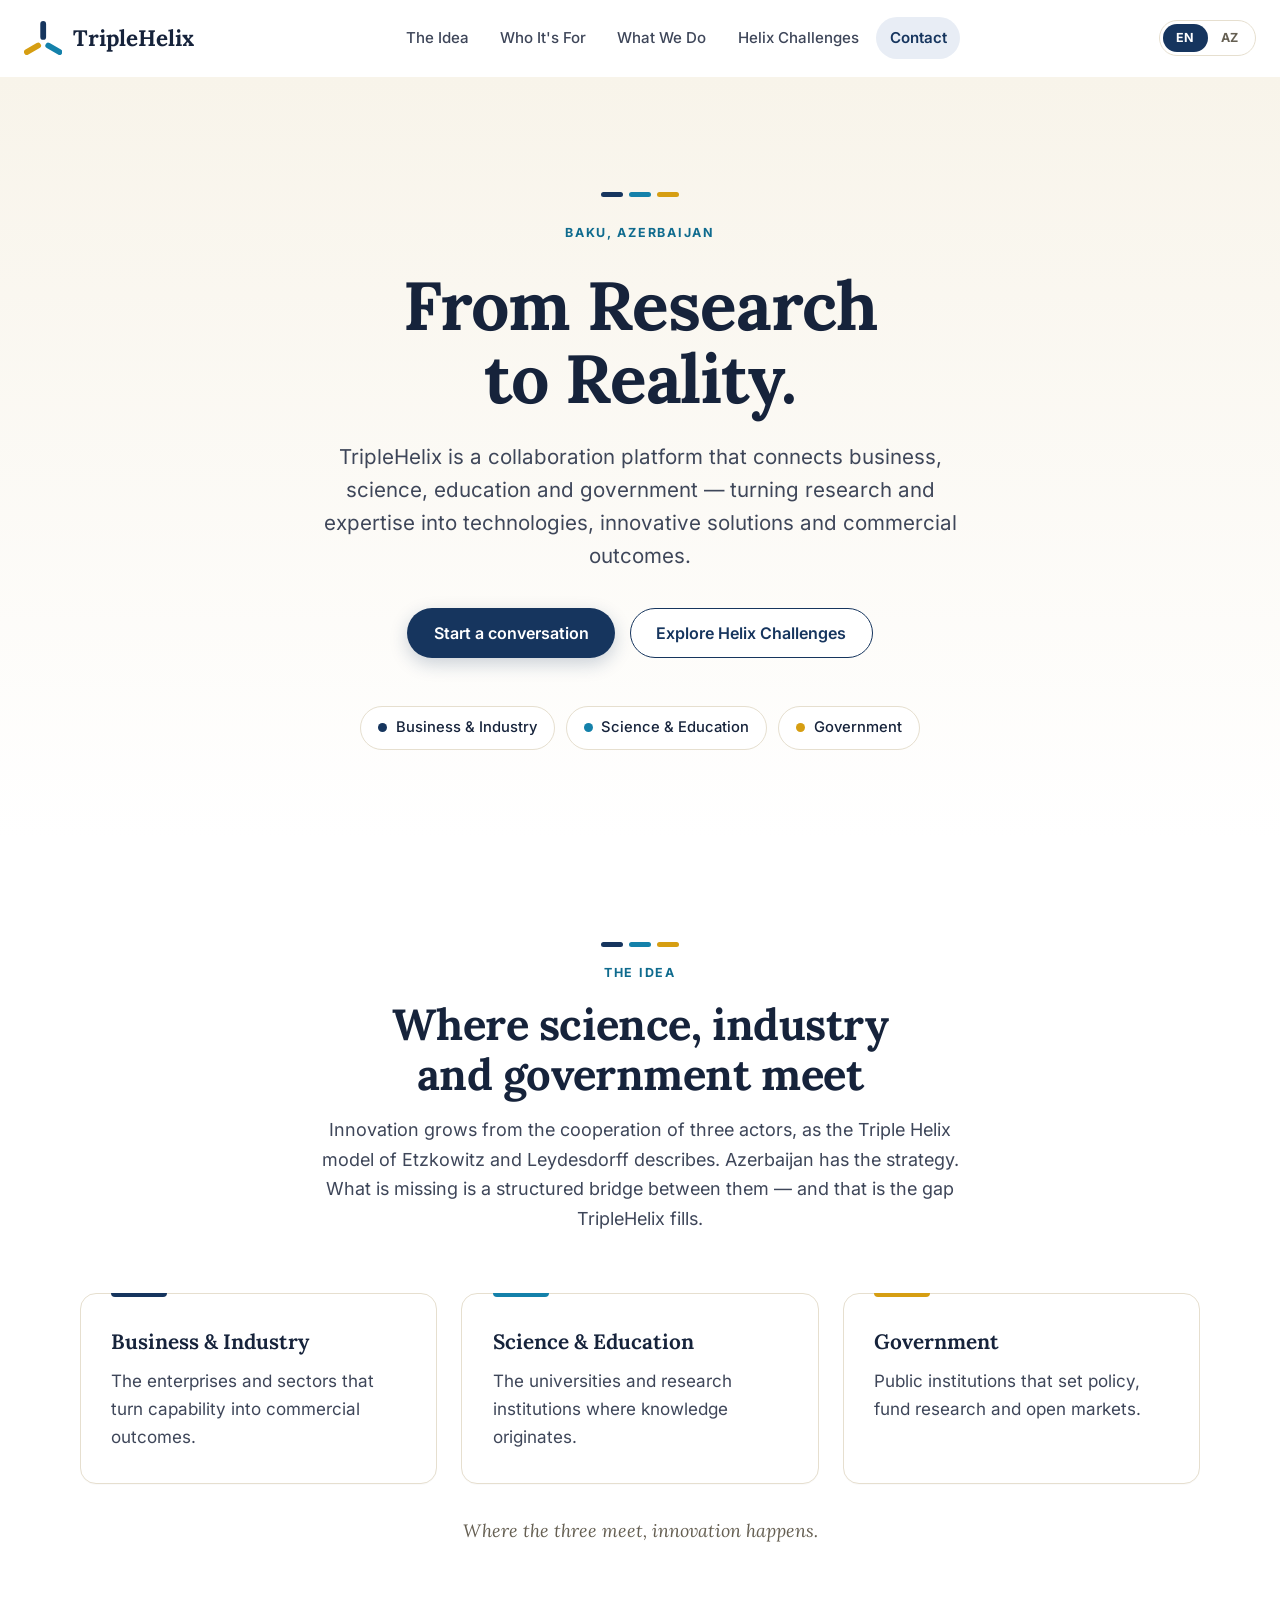
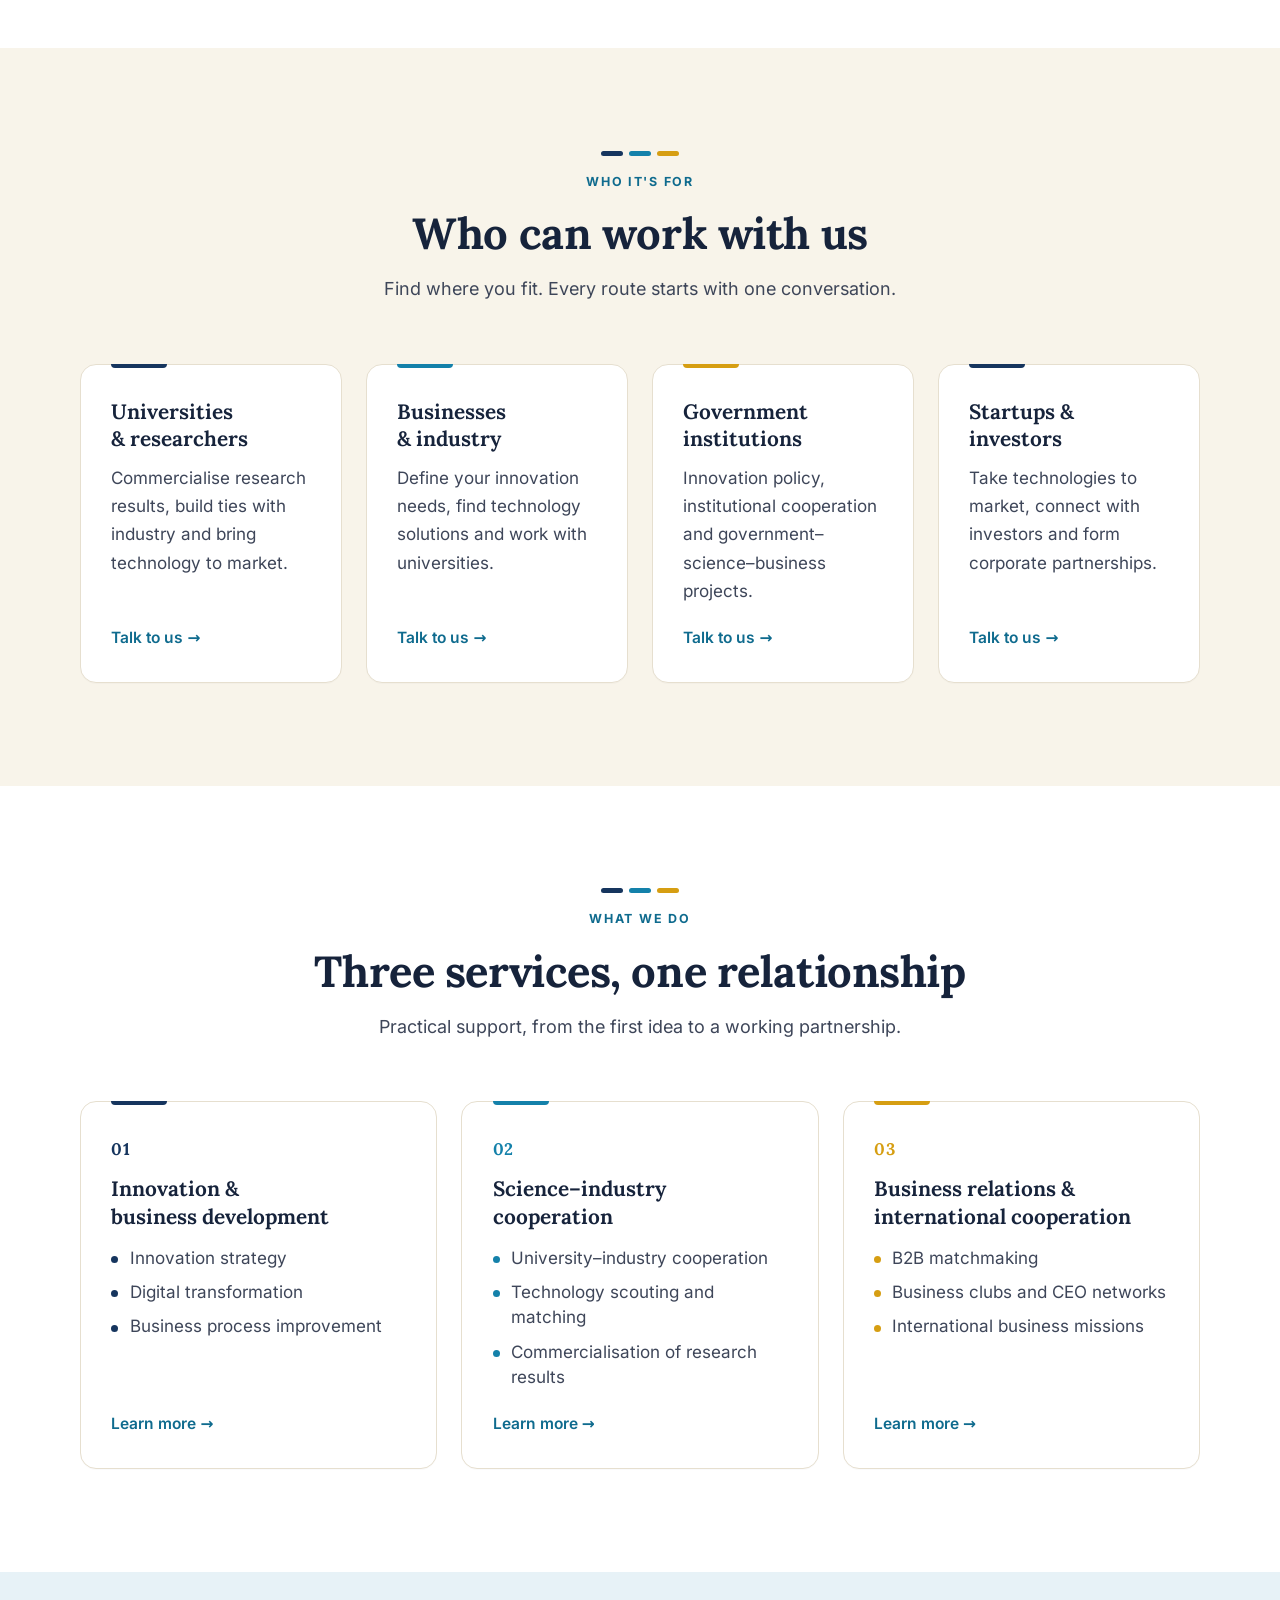
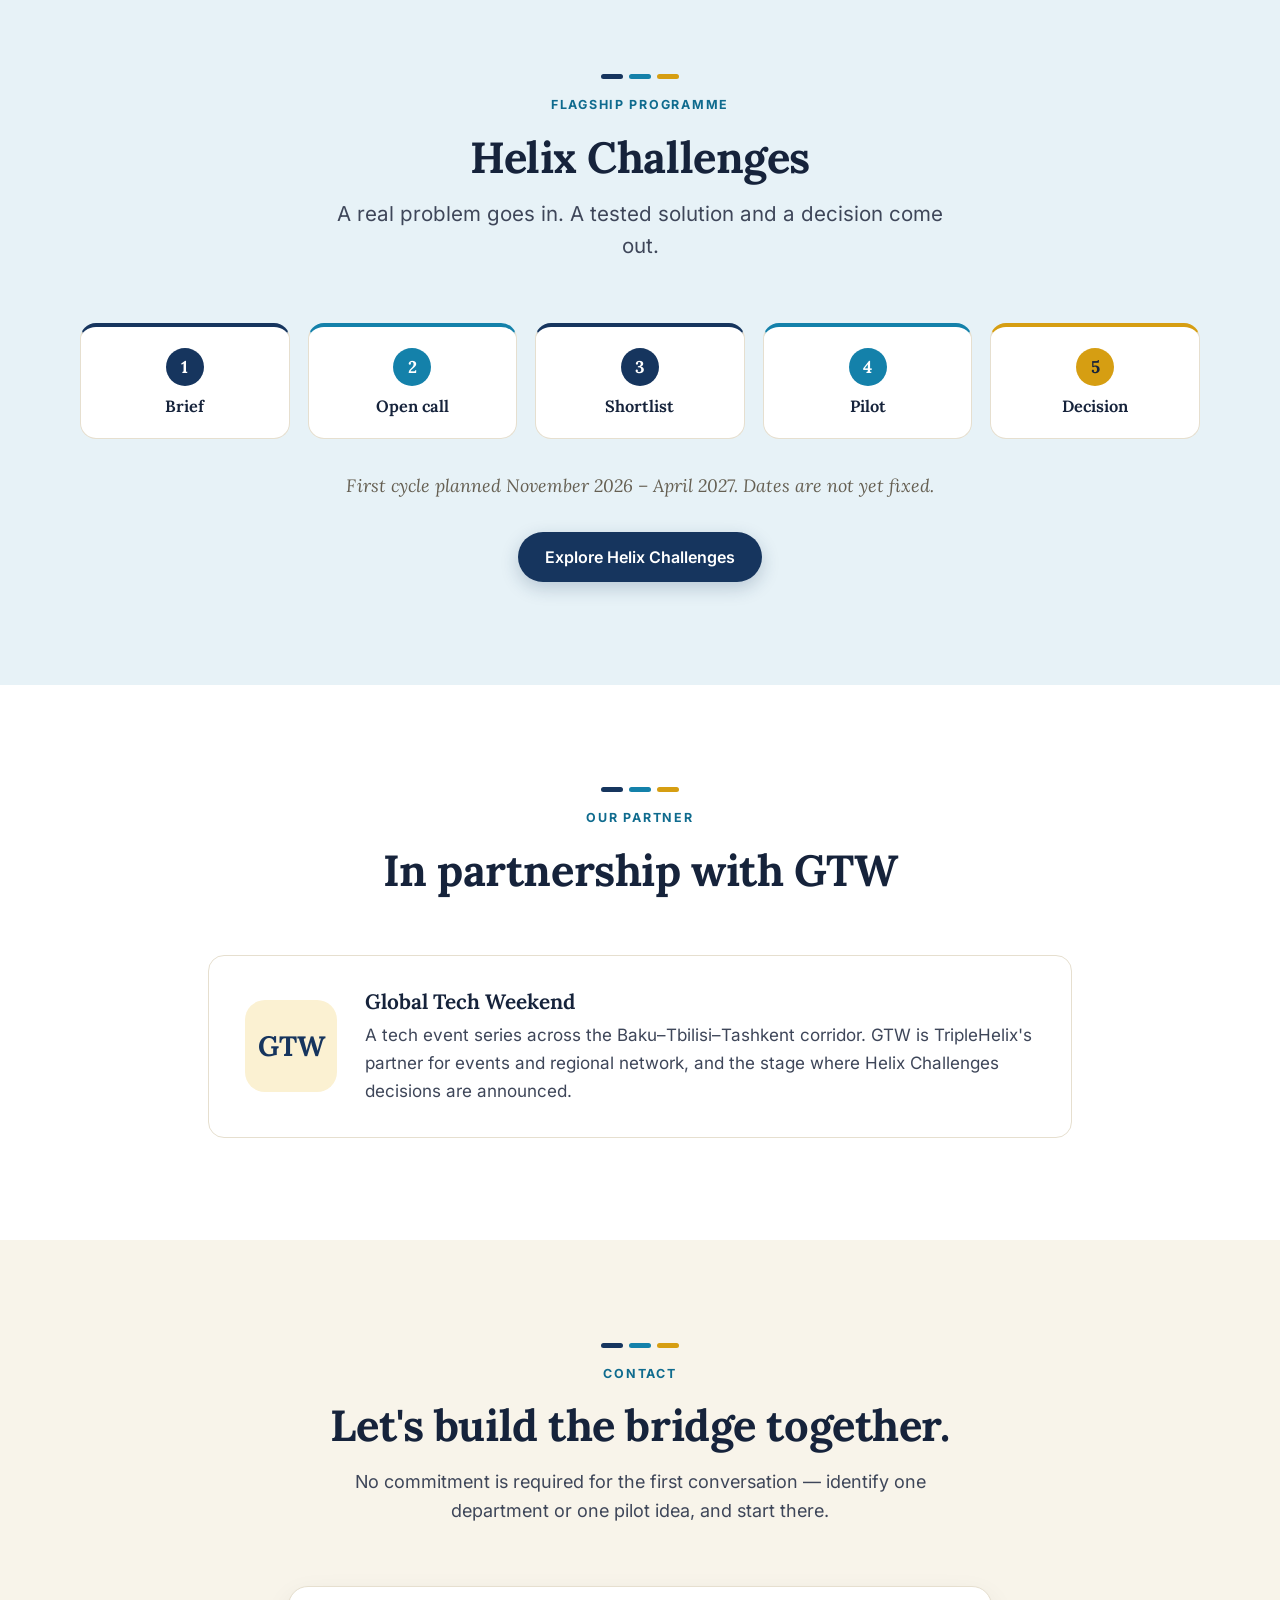
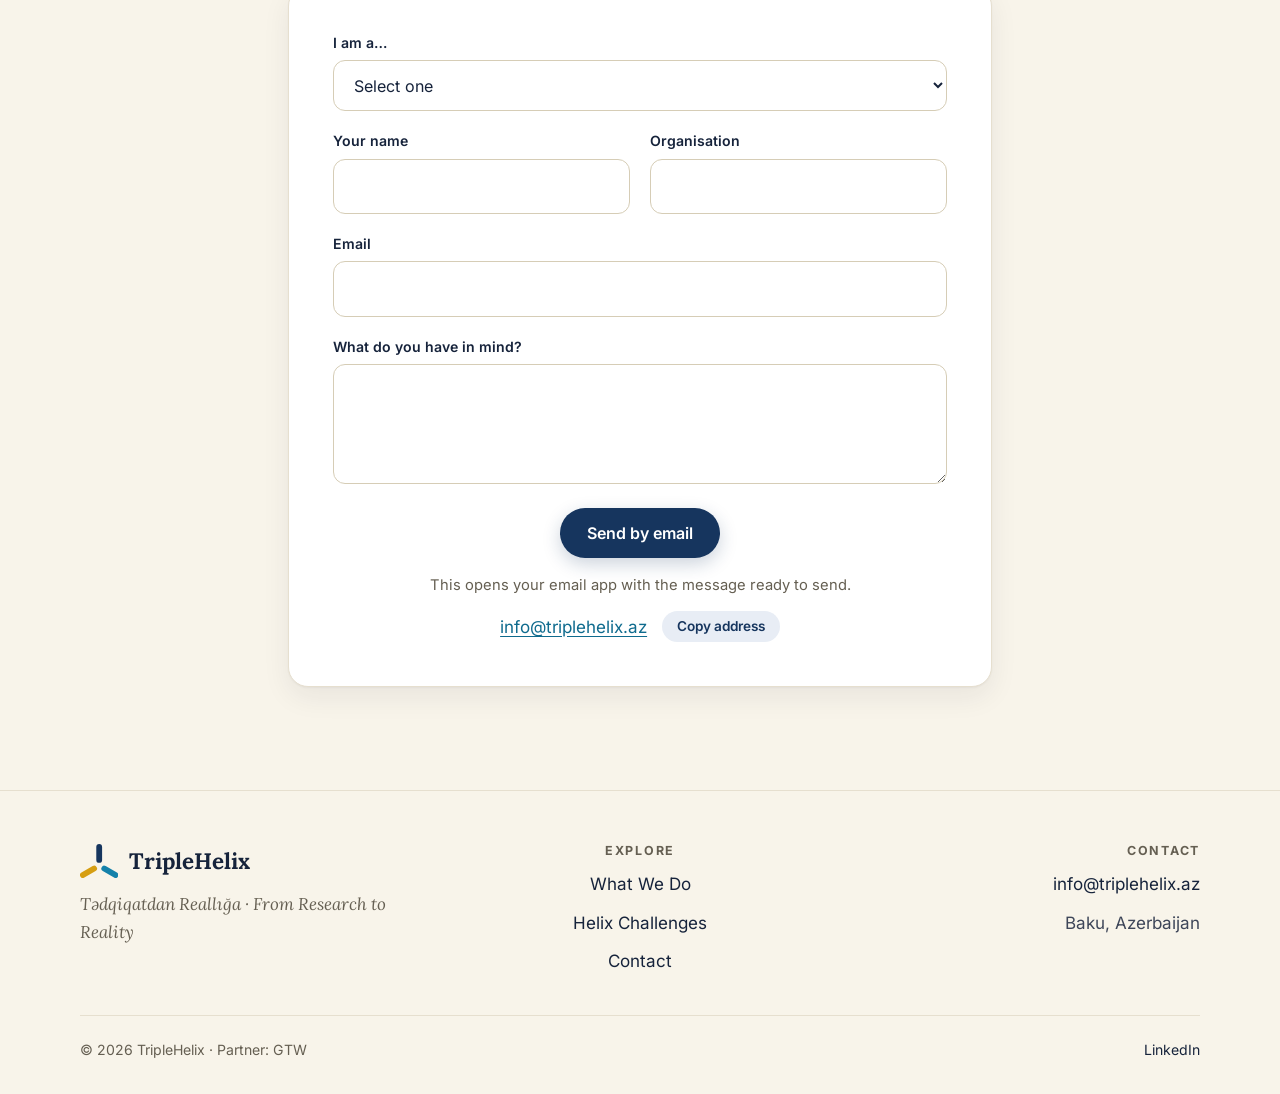
<file: index.html>
<!DOCTYPE html>
<html lang="en">
<head>
<meta charset="UTF-8">
<meta name="viewport" content="width=device-width, initial-scale=1, viewport-fit=cover">
<title>TripleHelix — From Research to Reality</title>
<meta name="description" content="TripleHelix is a collaboration platform connecting business, science, education and government in Azerbaijan. / TripleHelix biznes, elm, təhsil və dövlət qurumlarını birləşdirən əməkdaşlıq platformasıdır.">
<link rel="canonical" href="https://triplehelix.az/">
<meta name="theme-color" content="#FFFFFF">
<meta property="og:type" content="website">
<meta property="og:site_name" content="TripleHelix">
<meta property="og:title" content="TripleHelix — From Research to Reality">
<meta property="og:description" content="Turning research and expertise into technologies, innovative solutions and commercial outcomes.">
<meta property="og:url" content="https://triplehelix.az/">
<meta property="og:image" content="https://triplehelix.az/assets/og-image.png">
<meta property="og:image:width" content="1200">
<meta property="og:image:height" content="630">
<meta name="twitter:card" content="summary_large_image">
<link rel="icon" href="assets/favicon.svg" type="image/svg+xml">
<link rel="icon" href="assets/favicon-32.png" sizes="32x32" type="image/png">
<link rel="icon" href="favicon.ico" sizes="any">
<link rel="apple-touch-icon" href="assets/apple-touch-icon.png">
<link rel="preload" href="assets/fonts/inter-latin-wght-normal.woff2" as="font" type="font/woff2" crossorigin>
<link rel="preload" href="assets/fonts/lora-latin-wght-normal.woff2" as="font" type="font/woff2" crossorigin>
<link rel="stylesheet" href="assets/fonts.css">
<link rel="stylesheet" href="assets/styles.css">
<script>document.documentElement.classList.add('js');</script>
<script type="application/ld+json">{"@context": "https://schema.org", "@type": "Organization", "name": "TripleHelix", "url": "https://triplehelix.az/", "logo": "https://triplehelix.az/assets/logo-512.png", "slogan": "From Research to Reality", "email": "info@triplehelix.az", "address": {"@type": "PostalAddress", "addressLocality": "Baku", "addressCountry": "AZ"}, "sameAs": ["https://www.linkedin.com/company/triple-helix-partners"], "description": "TripleHelix is a collaboration platform connecting business, science, education and government in Azerbaijan."}</script>
</head>
<body data-title-en="TripleHelix — From Research to Reality" data-title-az="TripleHelix — Tədqiqatdan Reallığa">
<a class="skip" href="#main"><span data-i18n="skip">Skip to content</span></a>
<header class="site-header" id="top">
  <div class="container nav">
    <a class="brand" href="index.html" aria-label="TripleHelix"><svg class="mark" viewBox="7.13 5.50 85.75 76.00" aria-hidden="true" focusable="false"><line x1="50" y1="41" x2="50" y2="12" stroke="#16355E" stroke-width="13" stroke-linecap="round"/><line x1="61.26" y1="60.5" x2="86.37" y2="75" stroke="#1481AA" stroke-width="13" stroke-linecap="round"/><line x1="38.74" y1="60.5" x2="13.63" y2="75" stroke="#D69E12" stroke-width="13" stroke-linecap="round"/></svg><span>TripleHelix</span></a>
    <ul class="nav-links" id="navLinks">
      <li><a href="#idea"><span data-i18n="n2">The Idea</span></a></li>
      <li><a href="#audience"><span data-i18n="n_aud">Who It's For</span></a></li>
      <li><a href="services.html"><span data-i18n="n3">What We Do</span></a></li>
      <li><a href="challenges.html"><span data-i18n="nc">Helix Challenges</span></a></li>
      <li><a href="#contact"><span data-i18n="n5">Contact</span></a></li>
    </ul>
    <div class="nav-tools">
      <div class="lang" role="group" aria-label="Language"><button type="button" data-lang="en" aria-pressed="true">EN</button><button type="button" data-lang="az" aria-pressed="false">AZ</button></div>
      <a class="btn btn--primary btn--sm" href="#contact"><span data-i18n="b_start">Start a conversation</span></a>
      <button class="nav-toggle" id="navToggle" type="button" aria-expanded="false" aria-controls="navLinks" aria-label="Menu" data-i18n-aria="aria_menu"><span></span></button>
    </div>
  </div>
</header>
<main id="main">
<section class="hero"><div class="container">
  <span class="bars" aria-hidden="true"><i></i><i></i><i></i></span>
  <p class="eyebrow" data-i18n="he_eb">Baku, Azerbaijan</p>
  <h1 data-i18n="h1">From Research to Reality.</h1>
  <p class="lede" data-i18n="lede">TripleHelix is a collaboration platform that connects business, science, education and government — turning research and expertise into technologies, innovative solutions and commercial outcomes.</p>
  <div class="actions"><a class="btn btn--primary" href="#contact"><span data-i18n="b_start">Start a conversation</span></a><a class="btn btn--ghost" href="challenges.html"><span data-i18n="b_explore">Explore Helix Challenges</span></a></div>
  <div class="chips"><span class="chip" data-i18n="s1h">Business &amp; Industry</span><span class="chip" data-i18n="s2h">Science &amp; Education</span><span class="chip" data-i18n="s3h">Government</span></div>
</div></section>
<section class="section" id="idea"><div class="container">
  <div class="section-head"><span class="bars" aria-hidden="true"><i></i><i></i><i></i></span><p class="eyebrow" data-i18n="n2">The Idea</p><h2 data-i18n="id_h">Where science, industry and government meet</h2><p class="intro" data-i18n="id_i">Innovation grows from the cooperation of three actors, as the Triple Helix model of Etzkowitz and Leydesdorff describes. Azerbaijan has the strategy. What is missing is a structured bridge between them — and that is the gap TripleHelix fills.</p></div>
  <div class="grid grid-3">
    <article class="card card--plain"><h3 data-i18n="s1h">Business &amp; Industry</h3><p data-i18n="s1p">The enterprises and sectors that turn capability into commercial outcomes.</p></article>
    <article class="card card--plain"><h3 data-i18n="s2h">Science &amp; Education</h3><p data-i18n="s2p">The universities and research institutions where knowledge originates.</p></article>
    <article class="card card--plain"><h3 data-i18n="s3h">Government</h3><p data-i18n="s3p">Public institutions that set policy, fund research and open markets.</p></article>
  </div>
  <p class="note" data-i18n="t_out">Where the three meet, innovation happens.</p>
</div></section>
<section class="section section--tint" id="audience"><div class="container">
  <div class="section-head"><span class="bars" aria-hidden="true"><i></i><i></i><i></i></span><p class="eyebrow" data-i18n="au_e">Who it's for</p><h2 data-i18n="au_h">Who can work with us</h2><p class="intro" data-i18n="au_i">Find where you fit. Every route starts with one conversation.</p></div>
  <div class="grid grid-4"><article class="card"><h3 data-i18n="au1h">Universities &amp; researchers</h3><p data-i18n="au1p">Commercialise research results, build ties with industry and bring technology to market.</p><a class="more" href="#contact" data-role="hr1"><span data-i18n="b_talk">Talk to us</span> &rarr;</a></article><article class="card"><h3 data-i18n="au2h">Businesses &amp; industry</h3><p data-i18n="au2p">Define your innovation needs, find technology solutions and work with universities.</p><a class="more" href="#contact" data-role="hr2"><span data-i18n="b_talk">Talk to us</span> &rarr;</a></article><article class="card"><h3 data-i18n="au3h">Government institutions</h3><p data-i18n="au3p">Innovation policy, institutional cooperation and government–science–business projects.</p><a class="more" href="#contact" data-role="hr3"><span data-i18n="b_talk">Talk to us</span> &rarr;</a></article><article class="card"><h3 data-i18n="au4h">Startups &amp; investors</h3><p data-i18n="au4p">Take technologies to market, connect with investors and form corporate partnerships.</p><a class="more" href="#contact" data-role="hr4"><span data-i18n="b_talk">Talk to us</span> &rarr;</a></article></div>
</div></section>
<section class="section" id="work"><div class="container">
  <div class="section-head"><span class="bars" aria-hidden="true"><i></i><i></i><i></i></span><p class="eyebrow" data-i18n="n3">What We Do</p><h2 data-i18n="sv_h">Three services, one relationship</h2><p class="intro" data-i18n="sv_lede">Practical support, from the first idea to a working partnership.</p></div>
  <div class="grid grid-3"><article class="card"><span class="num">01</span><h3 data-i18n="p1h">Innovation &amp; business development</h3><ul class="bullets"><li data-i18n="d1b1">Innovation strategy</li><li data-i18n="d1b2">Digital transformation</li><li data-i18n="d1b3">Business process improvement</li></ul><a class="more" href="services.html#s1"><span data-i18n="b_more">Learn more</span> &rarr;</a></article><article class="card"><span class="num">02</span><h3 data-i18n="p2h">Science–industry cooperation</h3><ul class="bullets"><li data-i18n="d2b1">University–industry cooperation</li><li data-i18n="d2b2">Technology scouting and matching</li><li data-i18n="d2b3">Commercialisation of research results</li></ul><a class="more" href="services.html#s2"><span data-i18n="b_more">Learn more</span> &rarr;</a></article><article class="card"><span class="num">03</span><h3 data-i18n="p3h">Business relations &amp; international cooperation</h3><ul class="bullets"><li data-i18n="d3b1">B2B matchmaking</li><li data-i18n="d3b2">Business clubs and CEO networks</li><li data-i18n="d3b3">International business missions</li></ul><a class="more" href="services.html#s3"><span data-i18n="b_more">Learn more</span> &rarr;</a></article></div>
</div></section>
<section class="section section--blue feature" id="challenges"><div class="container">
  <div class="section-head"><span class="bars" aria-hidden="true"><i></i><i></i><i></i></span><p class="eyebrow" data-i18n="e_flag">Flagship programme</p><h2>Helix Challenges</h2><p class="lede" data-i18n="ch_lead">A real problem goes in. A tested solution and a decision come out.</p></div>
  <ol class="steps steps--compact"><li class="step"><div class="step-body"><h3 data-i18n="st1h">Brief</h3></div></li><li class="step"><div class="step-body"><h3 data-i18n="st2h">Open call</h3></div></li><li class="step"><div class="step-body"><h3 data-i18n="st3h">Shortlist</h3></div></li><li class="step"><div class="step-body"><h3 data-i18n="st4h">Pilot</h3></div></li><li class="step"><div class="step-body"><h3 data-i18n="st5h">Decision</h3></div></li></ol>
  <p class="note" data-i18n="ch_when">First cycle planned November 2026 – April 2027. Dates are not yet fixed.</p>
  <div class="actions" style="margin-top:2rem"><a class="btn btn--primary" href="challenges.html"><span data-i18n="b_explore">Explore Helix Challenges</span></a></div>
</div></section>
<section class="section"><div class="container">
  <div class="section-head"><span class="bars" aria-hidden="true"><i></i><i></i><i></i></span><p class="eyebrow" data-i18n="pt_e">Our partner</p><h2 data-i18n="pt_h">In partnership with GTW</h2></div>
  <div class="partner">
    <div class="gtw-badge" aria-hidden="true">GTW</div>
    <div><h3>Global Tech Weekend</h3><p data-i18n="pt_p">A tech event series across the Baku–Tbilisi–Tashkent corridor. GTW is TripleHelix's partner for events and regional network, and the stage where Helix Challenges decisions are announced.</p></div>
  </div>
</div></section>
<section class="section section--tint" id="contact"><div class="container">
  <div class="section-head"><span class="bars" aria-hidden="true"><i></i><i></i><i></i></span><p class="eyebrow" data-i18n="n5">Contact</p><h2 data-i18n="c_h">Let's build the bridge together.</h2><p class="intro" data-i18n="c_p">No commitment is required for the first conversation — identify one department or one pilot idea, and start there.</p></div>
  <form class="form-card" id="contact-form" data-mailto="info@triplehelix.az" novalidate>
  <div class="form-grid">
    <div class="field field--full"><label for="contact-form-role"><span data-i18n="f_role">I am a…</span></label>
      <select id="contact-form-role" name="role" required><option value="" disabled selected data-i18n="f_sel">Select one</option><option value="hr1" data-i18n="hr1">University or researcher</option><option value="hr2" data-i18n="hr2">Business or industry</option><option value="hr3" data-i18n="hr3">Government institution</option><option value="hr4" data-i18n="hr4">Startup or investor</option><option value="fr5" data-i18n="fr5">Something else</option></select></div>
    <div class="field"><label for="contact-form-name"><span data-i18n="f_name">Your name</span></label><input id="contact-form-name" name="name" type="text" autocomplete="name" required></div>
    <div class="field"><label for="contact-form-org"><span data-i18n="f_org">Organisation</span></label><input id="contact-form-org" name="org" type="text" autocomplete="organization"></div>
    <div class="field field--full"><label for="contact-form-email"><span data-i18n="f_email">Email</span></label><input id="contact-form-email" name="email" type="email" autocomplete="email" required></div>
    <div class="field field--full"><label for="contact-form-msg"><span data-i18n="f_msg">What do you have in mind?</span></label><textarea id="contact-form-msg" name="msg" required></textarea></div>
  </div>
  <div class="form-foot">
    <button class="btn btn--primary" type="submit"><span data-i18n="b_send">Send by email</span></button>
    <p class="small" data-i18n="f_note">This opens your email app with the message ready to send.</p>
    <div class="mailrow"><a href="mailto:info@triplehelix.az">info@triplehelix.az</a><button class="copy" type="button" data-copy="info@triplehelix.az"><span data-i18n="b_copy">Copy address</span></button></div>
    <p class="small form-status" role="status" aria-live="polite" hidden></p>
  </div>
</form>
</div></section>
</main>
<footer class="site-footer">
  <div class="container">
    <div class="foot-grid">
      <div>
        <a class="brand" href="index.html" aria-label="TripleHelix"><svg class="mark" viewBox="7.13 5.50 85.75 76.00" aria-hidden="true" focusable="false"><line x1="50" y1="41" x2="50" y2="12" stroke="#16355E" stroke-width="13" stroke-linecap="round"/><line x1="61.26" y1="60.5" x2="86.37" y2="75" stroke="#1481AA" stroke-width="13" stroke-linecap="round"/><line x1="38.74" y1="60.5" x2="13.63" y2="75" stroke="#D69E12" stroke-width="13" stroke-linecap="round"/></svg><span>TripleHelix</span></a>
        <p class="foot-tag">Tədqiqatdan Reallığa &middot; From Research to Reality</p>
      </div>
      <div>
        <h4 data-i18n="nf_explore">Explore</h4>
        <a href="services.html"><span data-i18n="n3">What We Do</span></a>
        <a href="challenges.html">Helix Challenges</a>
        <a href="index.html#contact"><span data-i18n="n5">Contact</span></a>
      </div>
      <div>
        <h4 data-i18n="nf_contact">Contact</h4>
        <a href="mailto:info@triplehelix.az">info@triplehelix.az</a>
        <span data-i18n="m1">Baku, Azerbaijan</span>
      </div>
    </div>
    <div class="foot-bottom"><span>&copy; 2026 TripleHelix &middot; <span data-i18n="ft_p">Partner: GTW</span></span><a href="https://www.linkedin.com/company/triple-helix-partners" rel="noopener" target="_blank">LinkedIn</a></div>
  </div>
</footer>
<script src="assets/i18n-az.js"></script>
<script src="assets/app.js"></script>
</body>
</html>
</file>
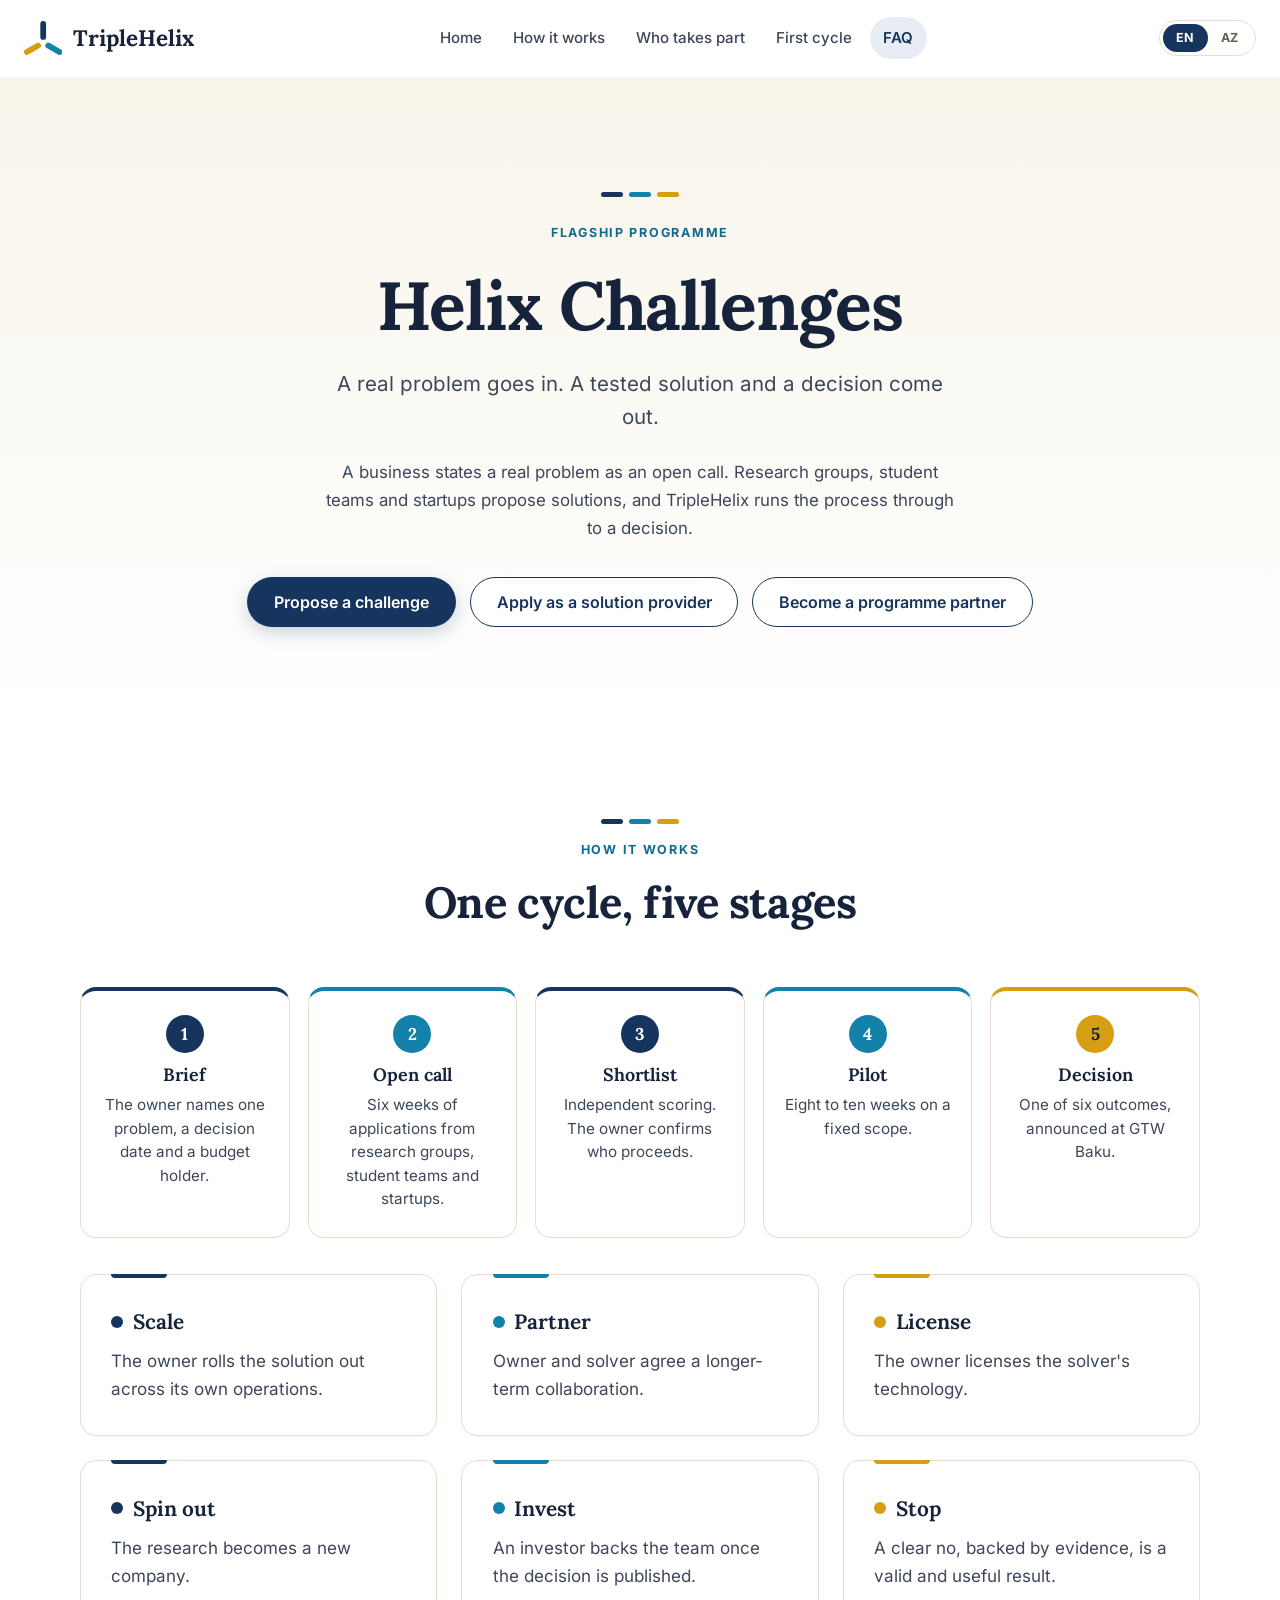
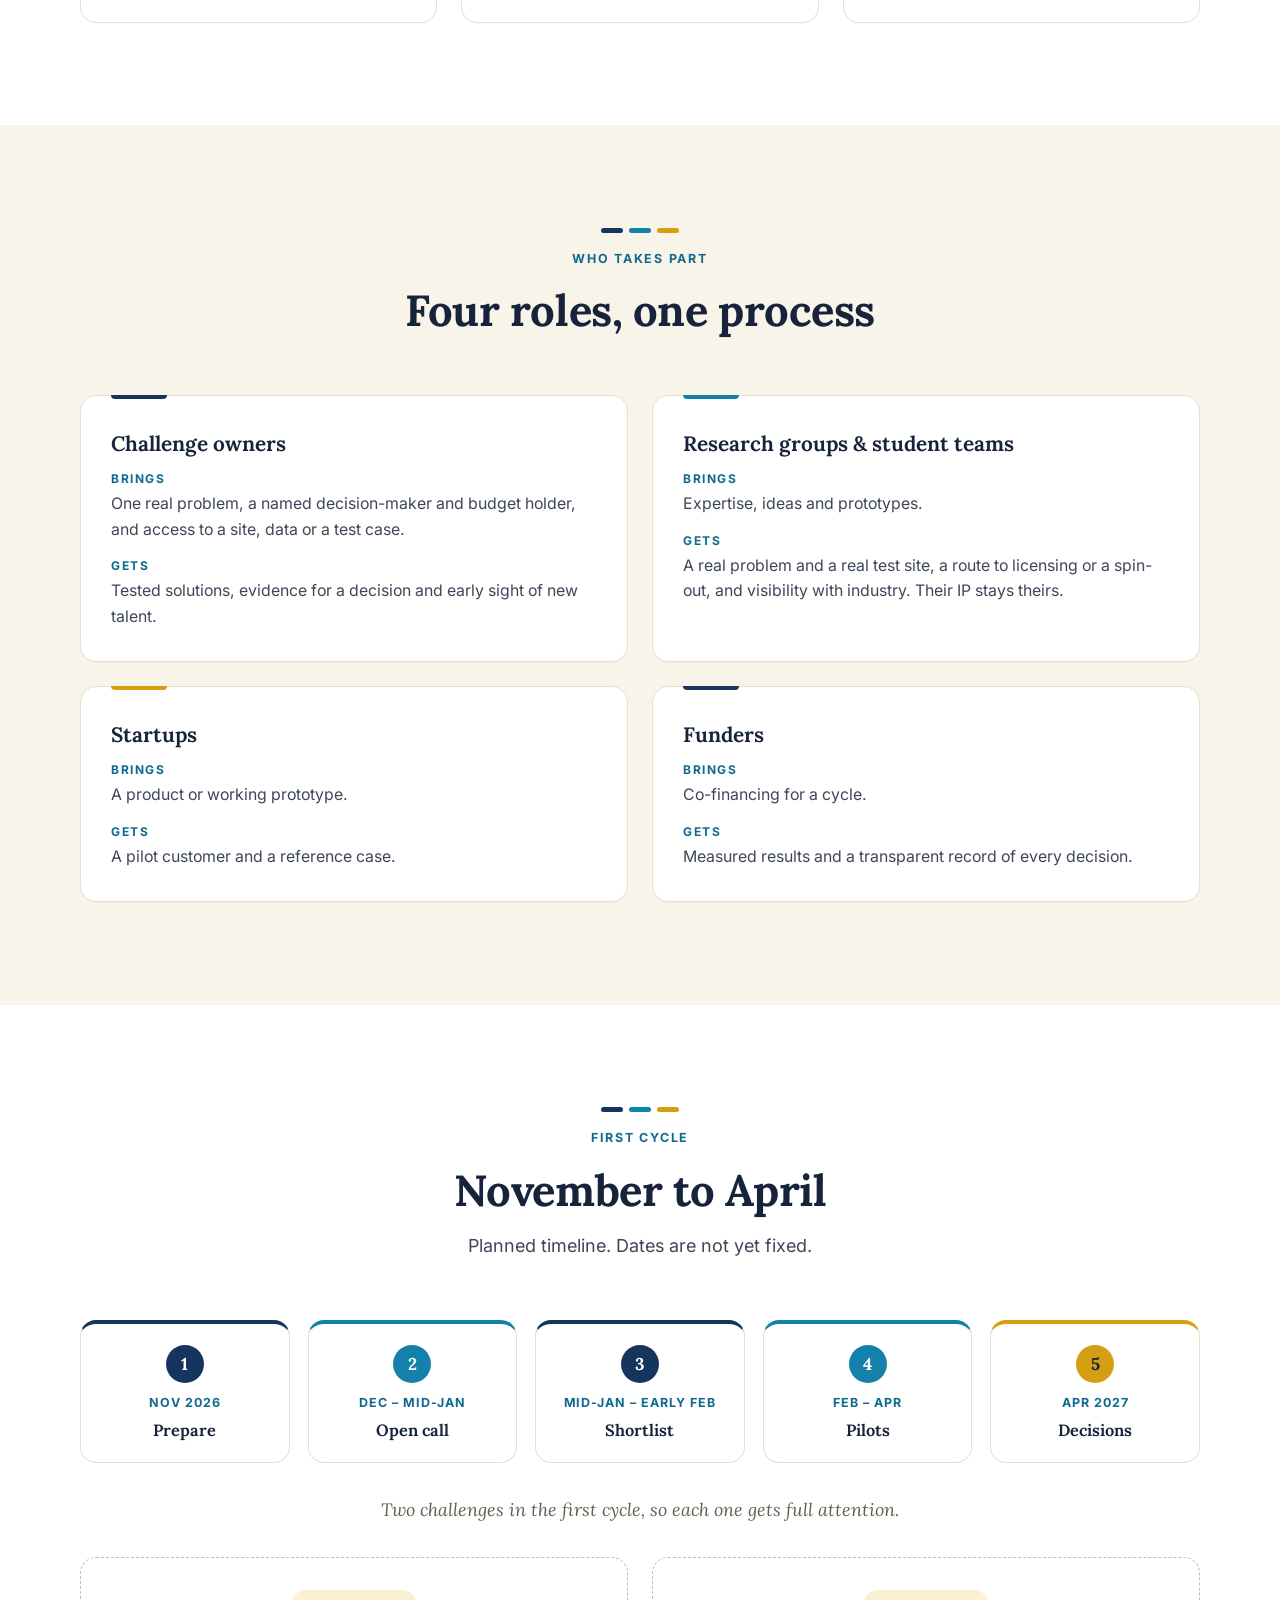
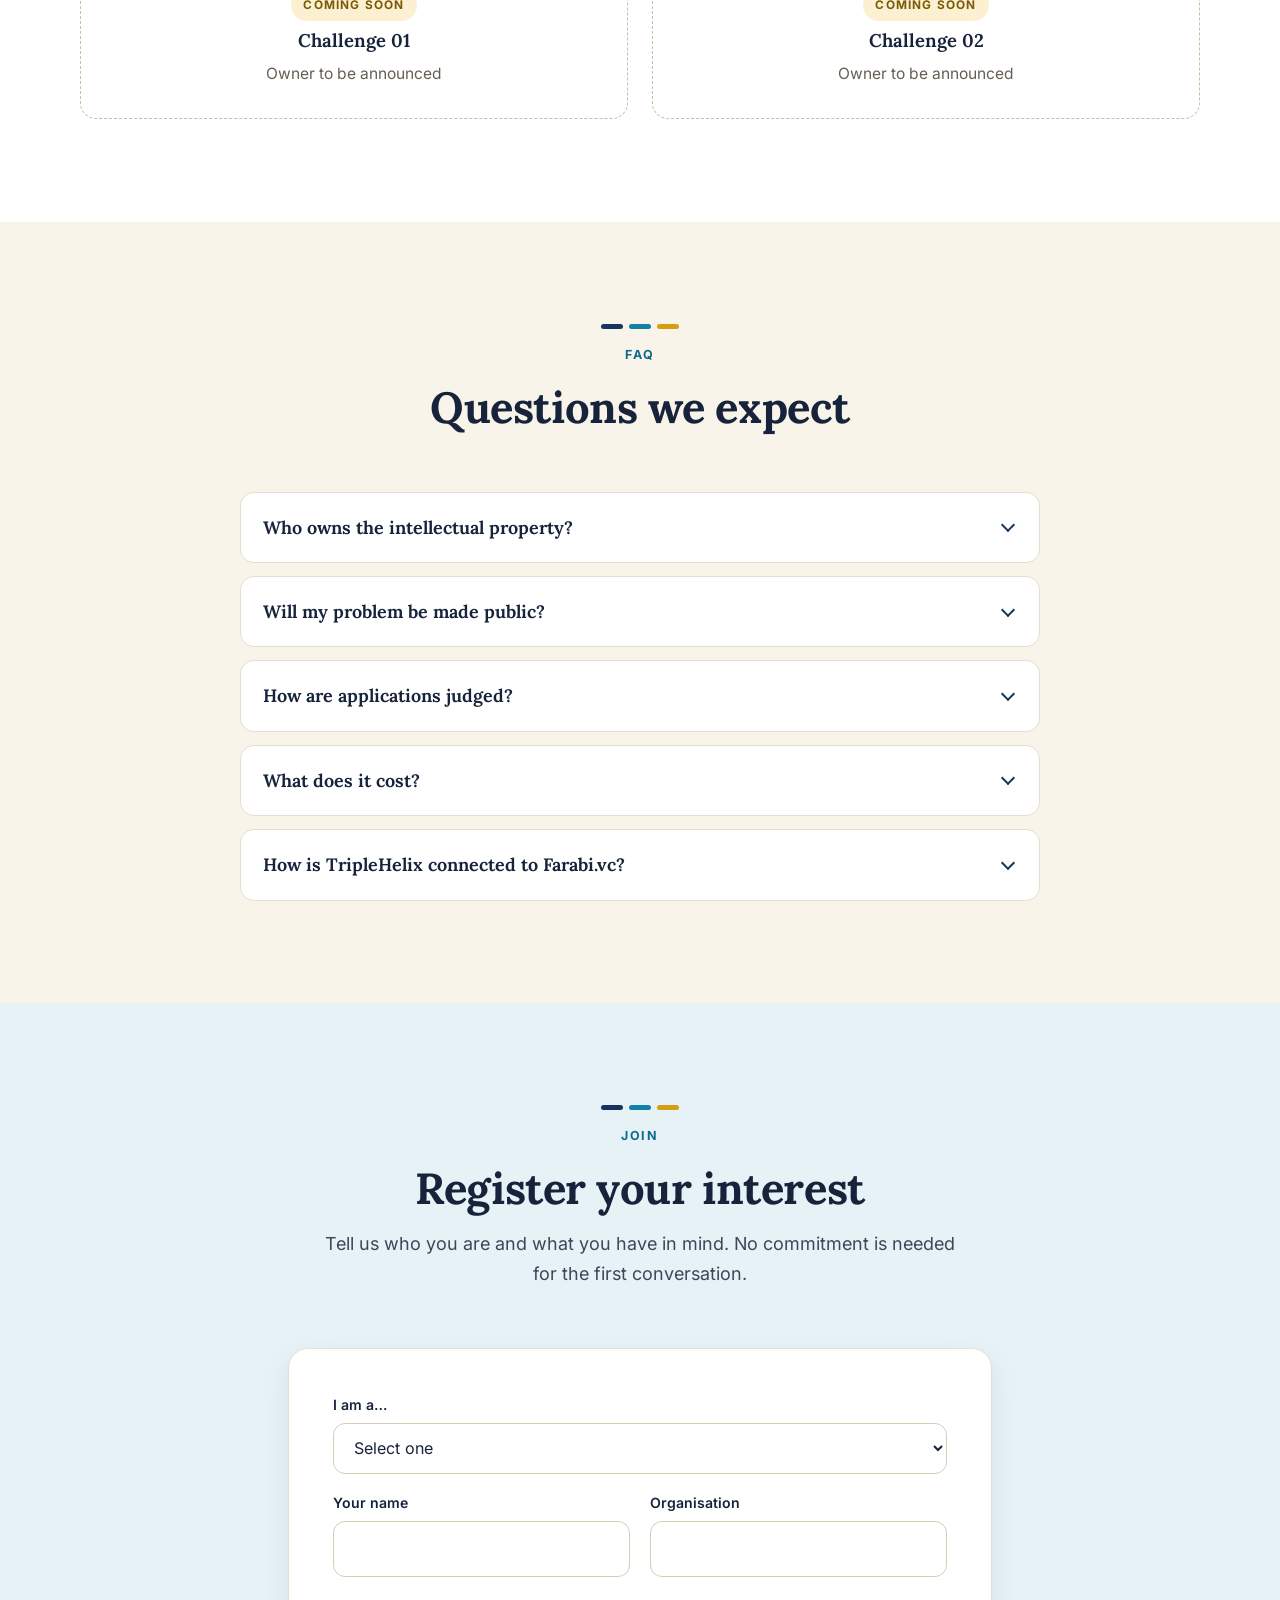
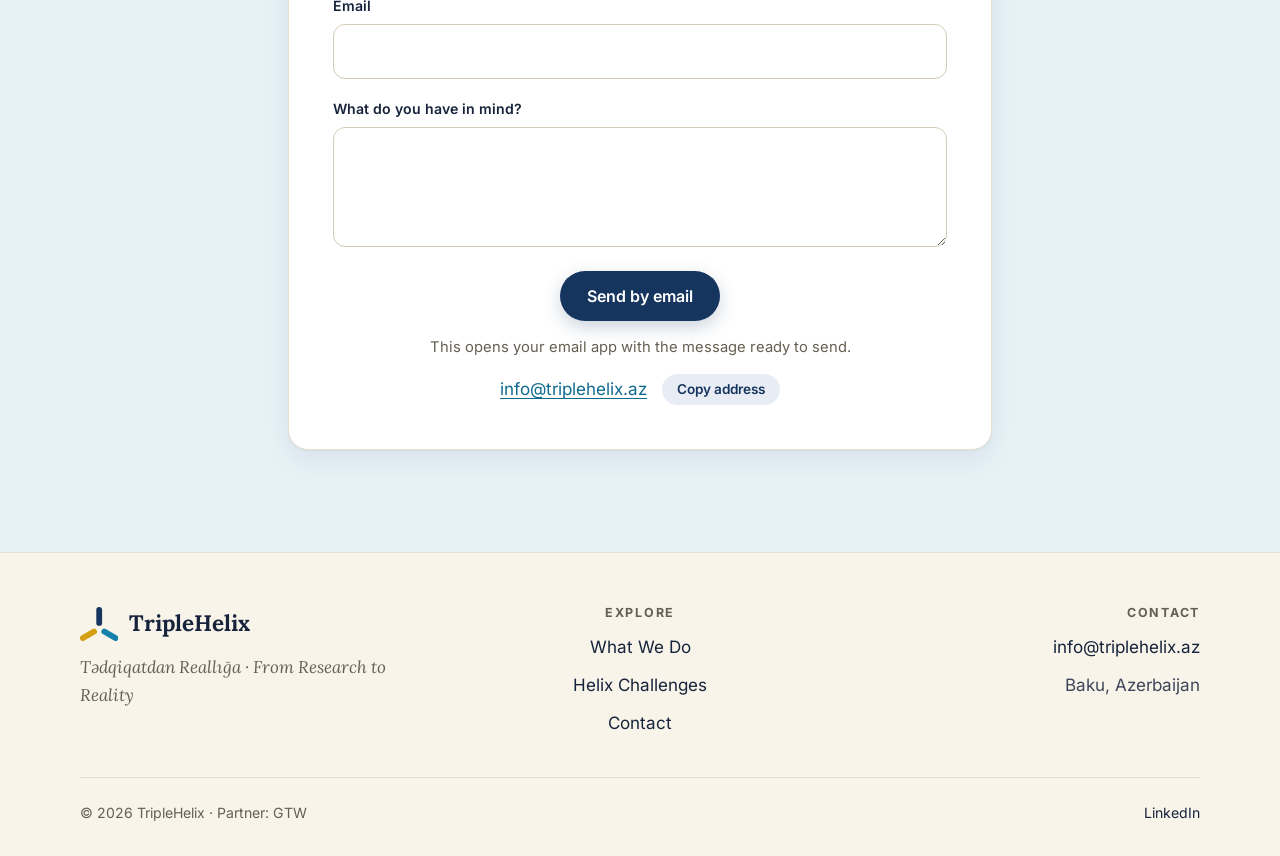
<file: challenges.html>
<!DOCTYPE html>
<html lang="en">
<head>
<meta charset="UTF-8">
<meta name="viewport" content="width=device-width, initial-scale=1, viewport-fit=cover">
<title>Helix Challenges — TripleHelix</title>
<meta name="description" content="Helix Challenges: a real problem goes in, a tested solution and a decision come out. An open-call programme by TripleHelix for businesses, research groups, student teams, startups and funders in Azerbaijan.">
<link rel="canonical" href="https://triplehelix.az/challenges">
<meta name="theme-color" content="#FFFFFF">
<meta property="og:type" content="website">
<meta property="og:site_name" content="TripleHelix">
<meta property="og:title" content="Helix Challenges — TripleHelix">
<meta property="og:description" content="A real problem goes in. A tested solution and a decision come out.">
<meta property="og:url" content="https://triplehelix.az/challenges">
<meta property="og:image" content="https://triplehelix.az/assets/og-image.png">
<meta property="og:image:width" content="1200">
<meta property="og:image:height" content="630">
<meta name="twitter:card" content="summary_large_image">
<link rel="icon" href="assets/favicon.svg" type="image/svg+xml">
<link rel="icon" href="assets/favicon-32.png" sizes="32x32" type="image/png">
<link rel="icon" href="favicon.ico" sizes="any">
<link rel="apple-touch-icon" href="assets/apple-touch-icon.png">
<link rel="preload" href="assets/fonts/inter-latin-wght-normal.woff2" as="font" type="font/woff2" crossorigin>
<link rel="preload" href="assets/fonts/lora-latin-wght-normal.woff2" as="font" type="font/woff2" crossorigin>
<link rel="stylesheet" href="assets/fonts.css">
<link rel="stylesheet" href="assets/styles.css">
<script>document.documentElement.classList.add('js');</script>
<script type="application/ld+json">{"@context": "https://schema.org", "@type": "Organization", "name": "TripleHelix", "url": "https://triplehelix.az/", "logo": "https://triplehelix.az/assets/logo-512.png", "slogan": "From Research to Reality", "email": "info@triplehelix.az", "address": {"@type": "PostalAddress", "addressLocality": "Baku", "addressCountry": "AZ"}, "sameAs": ["https://www.linkedin.com/company/triple-helix-partners"], "description": "TripleHelix is a collaboration platform connecting business, science, education and government in Azerbaijan."}</script>
</head>
<body data-title-en="Helix Challenges — TripleHelix" data-title-az="Helix Challenges — TripleHelix">
<a class="skip" href="#main"><span data-i18n="skip">Skip to content</span></a>
<header class="site-header" id="top">
  <div class="container nav">
    <a class="brand" href="index.html" aria-label="TripleHelix"><svg class="mark" viewBox="7.13 5.50 85.75 76.00" aria-hidden="true" focusable="false"><line x1="50" y1="41" x2="50" y2="12" stroke="#16355E" stroke-width="13" stroke-linecap="round"/><line x1="61.26" y1="60.5" x2="86.37" y2="75" stroke="#1481AA" stroke-width="13" stroke-linecap="round"/><line x1="38.74" y1="60.5" x2="13.63" y2="75" stroke="#D69E12" stroke-width="13" stroke-linecap="round"/></svg><span>TripleHelix</span></a>
    <ul class="nav-links" id="navLinks">
      <li><a href="index.html"><span data-i18n="nf_home">Home</span></a></li>
      <li><a href="#how"><span data-i18n="nv1">How it works</span></a></li>
      <li><a href="#roles"><span data-i18n="ch_who">Who takes part</span></a></li>
      <li><a href="#cycle"><span data-i18n="nv2">First cycle</span></a></li>
      <li><a href="#faq"><span data-i18n="nv3">FAQ</span></a></li>
    </ul>
    <div class="nav-tools">
      <div class="lang" role="group" aria-label="Language"><button type="button" data-lang="en" aria-pressed="true">EN</button><button type="button" data-lang="az" aria-pressed="false">AZ</button></div>
      <a class="btn btn--primary btn--sm" href="#join"><span data-i18n="b_propose">Propose a challenge</span></a>
      <button class="nav-toggle" id="navToggle" type="button" aria-expanded="false" aria-controls="navLinks" aria-label="Menu" data-i18n-aria="aria_menu"><span></span></button>
    </div>
  </div>
</header>
<main id="main">
<section class="hero"><div class="container">
  <span class="bars" aria-hidden="true"><i></i><i></i><i></i></span>
  <p class="eyebrow" data-i18n="e_flag">Flagship programme</p>
  <h1>Helix Challenges</h1>
  <p class="lede" data-i18n="ch_lead">A real problem goes in. A tested solution and a decision come out.</p>
  <p style="max-width:40rem;font-size:1.05rem;color:var(--body)" data-i18n="ch_i">A business states a real problem as an open call. Research groups, student teams and startups propose solutions, and TripleHelix runs the process through to a decision.</p>
  <div class="actions"><a class="btn btn--primary" href="#join" data-role="fr1"><span data-i18n="b_propose">Propose a challenge</span></a><a class="btn btn--ghost" href="#join" data-role="fr2"><span data-i18n="b_apply">Apply as a solution provider</span></a><a class="btn btn--ghost" href="#join" data-role="fr4"><span data-i18n="b_partner">Become a programme partner</span></a></div>
</div></section>
<section class="section" id="how"><div class="container">
  <div class="section-head"><span class="bars" aria-hidden="true"><i></i><i></i><i></i></span><p class="eyebrow" data-i18n="nv1">How it works</p><h2 data-i18n="hw_h">One cycle, five stages</h2></div>
  <ol class="steps"><li class="step"><div class="step-body"><h3 data-i18n="st1h">Brief</h3><p data-i18n="st1p">The owner names one problem, a decision date and a budget holder.</p></div></li><li class="step"><div class="step-body"><h3 data-i18n="st2h">Open call</h3><p data-i18n="st2p">Six weeks of applications from research groups, student teams and startups.</p></div></li><li class="step"><div class="step-body"><h3 data-i18n="st3h">Shortlist</h3><p data-i18n="st3p">Independent scoring. The owner confirms who proceeds.</p></div></li><li class="step"><div class="step-body"><h3 data-i18n="st4h">Pilot</h3><p data-i18n="st4p">Eight to ten weeks on a fixed scope.</p></div></li><li class="step"><div class="step-body"><h3 data-i18n="st5h">Decision</h3><p data-i18n="st5p">One of six outcomes, announced at GTW Baku.</p></div></li></ol>
  <div class="grid grid-3" style="margin-top:2.25rem"><article class="card outcome card--plain"><h3 data-i18n="o1">Scale</h3><p data-i18n="od1">The owner rolls the solution out across its own operations.</p></article><article class="card outcome card--plain"><h3 data-i18n="o2">Partner</h3><p data-i18n="od2">Owner and solver agree a longer-term collaboration.</p></article><article class="card outcome card--plain"><h3 data-i18n="o3">License</h3><p data-i18n="od3">The owner licenses the solver's technology.</p></article><article class="card outcome card--plain"><h3 data-i18n="o4">Spin out</h3><p data-i18n="od4">The research becomes a new company.</p></article><article class="card outcome card--plain"><h3 data-i18n="o5">Invest</h3><p data-i18n="od5">An investor backs the team once the decision is published.</p></article><article class="card outcome card--plain"><h3 data-i18n="o6">Stop</h3><p data-i18n="od6">A clear no, backed by evidence, is a valid and useful result.</p></article></div>
</div></section>
<section class="section section--tint" id="roles"><div class="container">
  <div class="section-head"><span class="bars" aria-hidden="true"><i></i><i></i><i></i></span><p class="eyebrow" data-i18n="ch_who">Who takes part</p><h2 data-i18n="ro_h">Four roles, one process</h2></div>
  <div class="grid grid-2"><article class="card role"><h3 data-i18n="ro1h">Challenge owners</h3><dl><div><dt><span data-i18n="lb">Brings</span></dt><dd><span data-i18n="ro1b">One real problem, a named decision-maker and budget holder, and access to a site, data or a test case.</span></dd></div><div><dt><span data-i18n="lg">Gets</span></dt><dd><span data-i18n="ro1g">Tested solutions, evidence for a decision and early sight of new talent.</span></dd></div></dl></article><article class="card role"><h3 data-i18n="ro2h">Research groups &amp; student teams</h3><dl><div><dt><span data-i18n="lb">Brings</span></dt><dd><span data-i18n="ro2b">Expertise, ideas and prototypes.</span></dd></div><div><dt><span data-i18n="lg">Gets</span></dt><dd><span data-i18n="ro2g">A real problem and a real test site, a route to licensing or a spin-out, and visibility with industry. Their IP stays theirs.</span></dd></div></dl></article><article class="card role"><h3 data-i18n="ro3h">Startups</h3><dl><div><dt><span data-i18n="lb">Brings</span></dt><dd><span data-i18n="ro3b">A product or working prototype.</span></dd></div><div><dt><span data-i18n="lg">Gets</span></dt><dd><span data-i18n="ro3g">A pilot customer and a reference case.</span></dd></div></dl></article><article class="card role"><h3 data-i18n="ro4h">Funders</h3><dl><div><dt><span data-i18n="lb">Brings</span></dt><dd><span data-i18n="ro4b">Co-financing for a cycle.</span></dd></div><div><dt><span data-i18n="lg">Gets</span></dt><dd><span data-i18n="ro4g">Measured results and a transparent record of every decision.</span></dd></div></dl></article></div>
</div></section>
<section class="section" id="cycle"><div class="container">
  <div class="section-head"><span class="bars" aria-hidden="true"><i></i><i></i><i></i></span><p class="eyebrow" data-i18n="nv2">First cycle</p><h2 data-i18n="cy_h">November to April</h2><p class="intro" data-i18n="cy_i">Planned timeline. Dates are not yet fixed.</p></div>
  <ol class="steps steps--compact"><li class="step"><div class="step-body"><span class="when" data-i18n="tw1">Nov 2026</span><h3 data-i18n="t1h">Prepare</h3></div></li><li class="step"><div class="step-body"><span class="when" data-i18n="tw2">Dec – mid-Jan</span><h3 data-i18n="t2h">Open call</h3></div></li><li class="step"><div class="step-body"><span class="when" data-i18n="tw3">Mid-Jan – early Feb</span><h3 data-i18n="t3h">Shortlist</h3></div></li><li class="step"><div class="step-body"><span class="when" data-i18n="tw4">Feb – Apr</span><h3 data-i18n="t4h">Pilots</h3></div></li><li class="step"><div class="step-body"><span class="when" data-i18n="tw5">Apr 2027</span><h3 data-i18n="t5h">Decisions</h3></div></li></ol>
  <p class="note" data-i18n="cy_note">Two challenges in the first cycle, so each one gets full attention.</p>
  <div class="grid grid-2" style="margin-top:2rem">
    <div class="slot"><span class="pill" data-i18n="bd_p">Coming soon</span><h3 data-i18n="bd_s1">Challenge 01</h3><p data-i18n="bd_t">Owner to be announced</p></div>
    <div class="slot"><span class="pill" data-i18n="bd_p">Coming soon</span><h3 data-i18n="bd_s2">Challenge 02</h3><p data-i18n="bd_t">Owner to be announced</p></div>
  </div>
</div></section>
<section class="section section--tint" id="faq"><div class="container">
  <div class="section-head"><span class="bars" aria-hidden="true"><i></i><i></i><i></i></span><p class="eyebrow" data-i18n="nv3">FAQ</p><h2 data-i18n="fq_h">Questions we expect</h2></div>
  <div class="faq"><details><summary data-i18n="q_3q">Who owns the intellectual property?</summary><p data-i18n="q_3a">The solver keeps its IP. The owner receives an evaluation licence and an option to license. For research groups, the university&rsquo;s transfer office signs.</p></details><details><summary data-i18n="q_4q">Will my problem be made public?</summary><p data-i18n="q_4a">Only a one-page summary. Full detail is shared after an NDA.</p></details><details><summary data-i18n="q_5q">How are applications judged?</summary><p data-i18n="q_5a">The challenge owner and an independent academic score them. TripleHelix does not decide alone.</p></details><details><summary data-i18n="q_6q">What does it cost?</summary><p data-i18n="q_6a">Terms for the first cycle are being finalised. Register your interest and we will send them before the call opens.</p></details><details><summary data-i18n="q_7q">How is TripleHelix connected to Farabi.vc?</summary><p data-i18n="q_7a">Both are part of the same ecosystem. Farabi.vc considers a winner only after the decision is published, and the link is stated openly.</p></details></div>
</div></section>
<section class="section section--blue" id="join"><div class="container">
  <div class="section-head"><span class="bars" aria-hidden="true"><i></i><i></i><i></i></span><p class="eyebrow" data-i18n="nv4">Join</p><h2 data-i18n="jn_h">Register your interest</h2><p class="intro" data-i18n="jn_i">Tell us who you are and what you have in mind. No commitment is needed for the first conversation.</p></div>
  <form class="form-card" id="join-form" data-mailto="info@triplehelix.az" novalidate>
  <div class="form-grid">
    <div class="field field--full"><label for="join-form-role"><span data-i18n="f_role">I am a…</span></label>
      <select id="join-form-role" name="role" required><option value="" disabled selected data-i18n="f_sel">Select one</option><option value="fr1" data-i18n="fr1">Challenge owner</option><option value="fr2" data-i18n="fr2">Research group or student team</option><option value="fr3" data-i18n="fr3">Startup</option><option value="fr4" data-i18n="fr4">Funder</option><option value="fr5" data-i18n="fr5">Something else</option></select></div>
    <div class="field"><label for="join-form-name"><span data-i18n="f_name">Your name</span></label><input id="join-form-name" name="name" type="text" autocomplete="name" required></div>
    <div class="field"><label for="join-form-org"><span data-i18n="f_org">Organisation</span></label><input id="join-form-org" name="org" type="text" autocomplete="organization"></div>
    <div class="field field--full"><label for="join-form-email"><span data-i18n="f_email">Email</span></label><input id="join-form-email" name="email" type="email" autocomplete="email" required></div>
    <div class="field field--full"><label for="join-form-msg"><span data-i18n="f_msg">What do you have in mind?</span></label><textarea id="join-form-msg" name="msg" required></textarea></div>
  </div>
  <div class="form-foot">
    <button class="btn btn--primary" type="submit"><span data-i18n="b_send">Send by email</span></button>
    <p class="small" data-i18n="f_note">This opens your email app with the message ready to send.</p>
    <div class="mailrow"><a href="mailto:info@triplehelix.az">info@triplehelix.az</a><button class="copy" type="button" data-copy="info@triplehelix.az"><span data-i18n="b_copy">Copy address</span></button></div>
    <p class="small form-status" role="status" aria-live="polite" hidden></p>
  </div>
</form>
</div></section>
</main>
<footer class="site-footer">
  <div class="container">
    <div class="foot-grid">
      <div>
        <a class="brand" href="index.html" aria-label="TripleHelix"><svg class="mark" viewBox="7.13 5.50 85.75 76.00" aria-hidden="true" focusable="false"><line x1="50" y1="41" x2="50" y2="12" stroke="#16355E" stroke-width="13" stroke-linecap="round"/><line x1="61.26" y1="60.5" x2="86.37" y2="75" stroke="#1481AA" stroke-width="13" stroke-linecap="round"/><line x1="38.74" y1="60.5" x2="13.63" y2="75" stroke="#D69E12" stroke-width="13" stroke-linecap="round"/></svg><span>TripleHelix</span></a>
        <p class="foot-tag">Tədqiqatdan Reallığa &middot; From Research to Reality</p>
      </div>
      <div>
        <h4 data-i18n="nf_explore">Explore</h4>
        <a href="services.html"><span data-i18n="n3">What We Do</span></a>
        <a href="challenges.html">Helix Challenges</a>
        <a href="index.html#contact"><span data-i18n="n5">Contact</span></a>
      </div>
      <div>
        <h4 data-i18n="nf_contact">Contact</h4>
        <a href="mailto:info@triplehelix.az">info@triplehelix.az</a>
        <span data-i18n="m1">Baku, Azerbaijan</span>
      </div>
    </div>
    <div class="foot-bottom"><span>&copy; 2026 TripleHelix &middot; <span data-i18n="ft_p">Partner: GTW</span></span><a href="https://www.linkedin.com/company/triple-helix-partners" rel="noopener" target="_blank">LinkedIn</a></div>
  </div>
</footer>
<script src="assets/i18n-az.js"></script>
<script src="assets/app.js"></script>
</body>
</html>
</file>
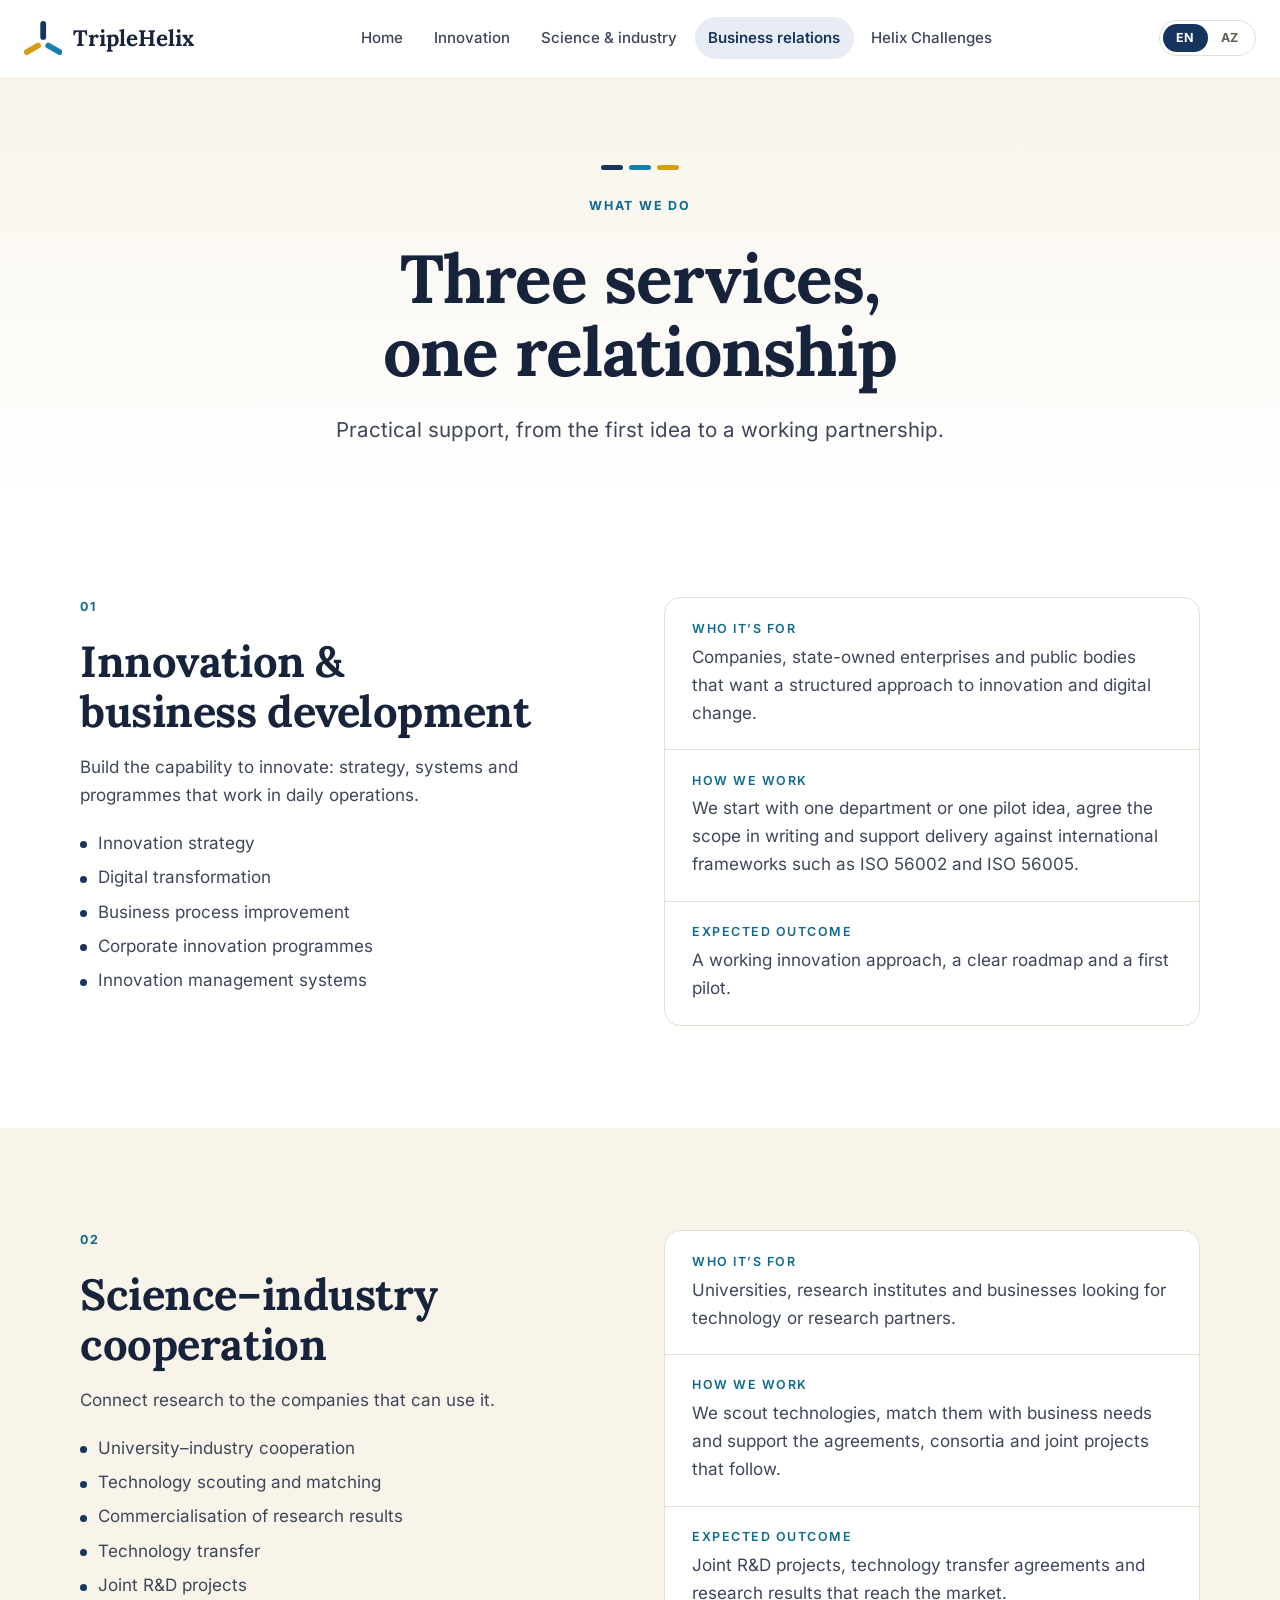
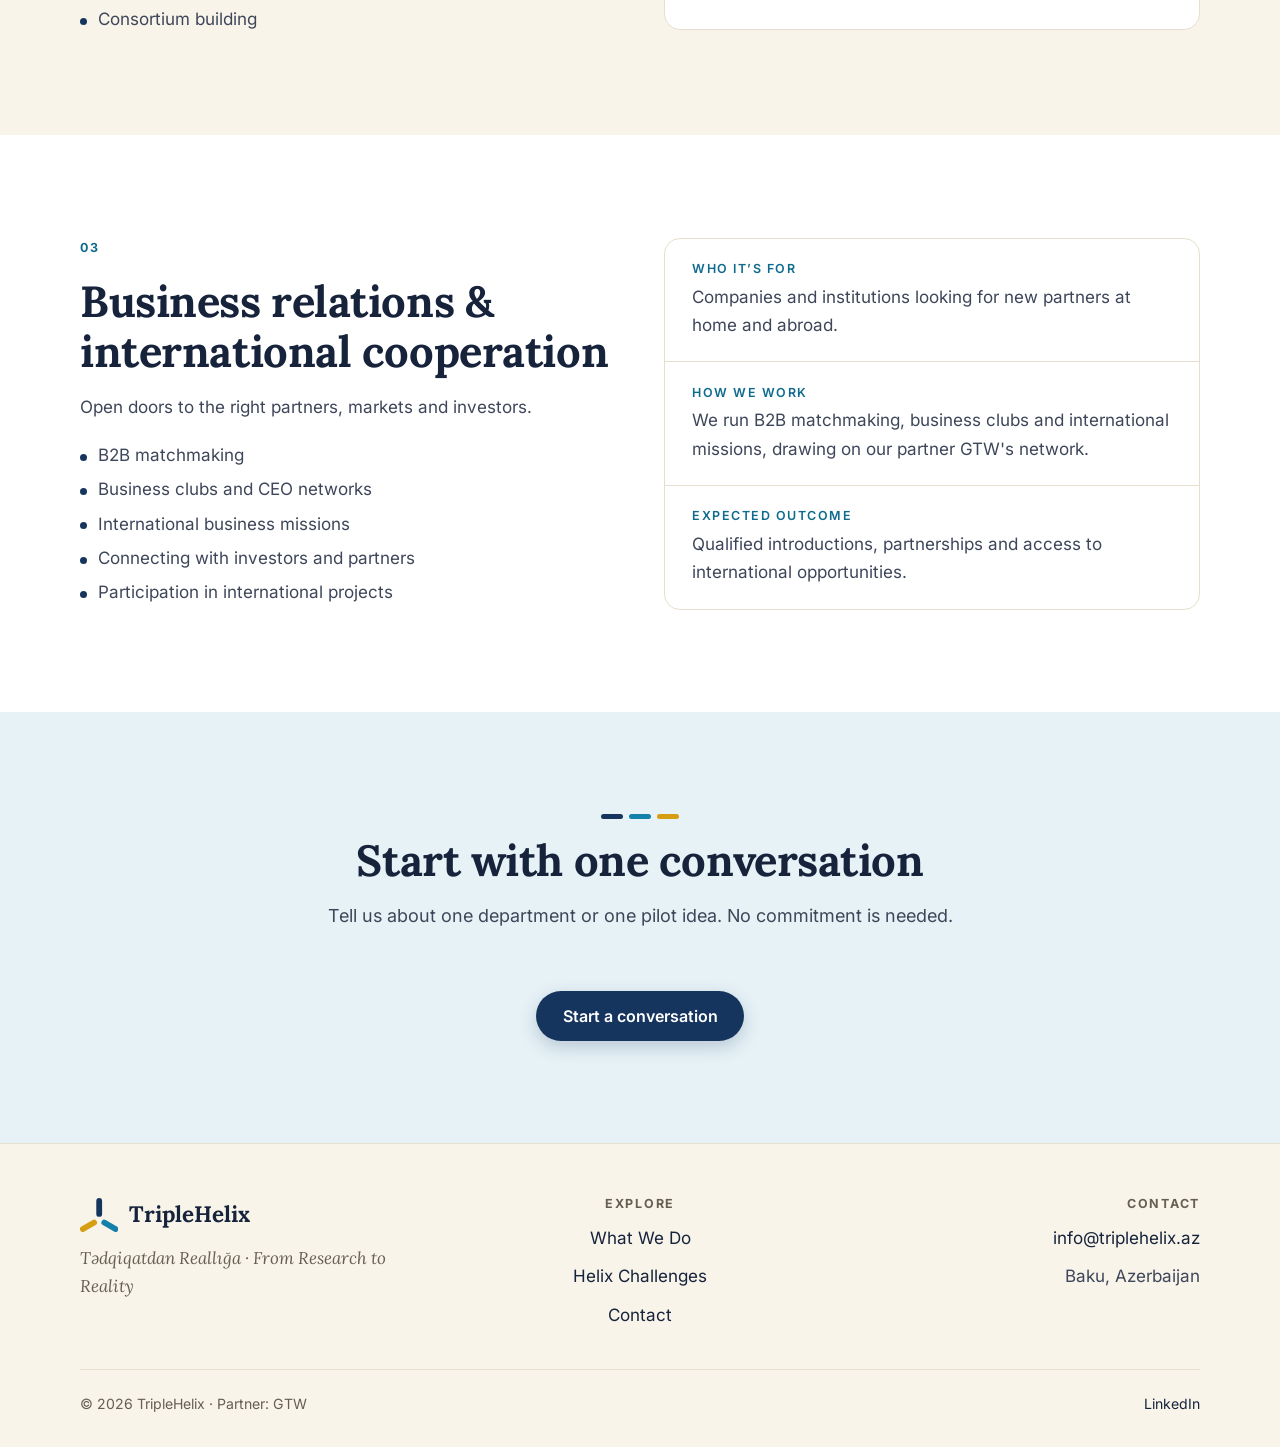
<file: services.html>
<!DOCTYPE html>
<html lang="en">
<head>
<meta charset="UTF-8">
<meta name="viewport" content="width=device-width, initial-scale=1, viewport-fit=cover">
<title>What We Do — TripleHelix</title>
<meta name="description" content="TripleHelix services: innovation and business development, science–industry cooperation, business relations and international cooperation. / TripleHelix xidmətləri.">
<link rel="canonical" href="https://triplehelix.az/services">
<meta name="theme-color" content="#FFFFFF">
<meta property="og:type" content="website">
<meta property="og:site_name" content="TripleHelix">
<meta property="og:title" content="What We Do — TripleHelix">
<meta property="og:description" content="Practical support, from the first idea to a working partnership.">
<meta property="og:url" content="https://triplehelix.az/services">
<meta property="og:image" content="https://triplehelix.az/assets/og-image.png">
<meta property="og:image:width" content="1200">
<meta property="og:image:height" content="630">
<meta name="twitter:card" content="summary_large_image">
<link rel="icon" href="assets/favicon.svg" type="image/svg+xml">
<link rel="icon" href="assets/favicon-32.png" sizes="32x32" type="image/png">
<link rel="icon" href="favicon.ico" sizes="any">
<link rel="apple-touch-icon" href="assets/apple-touch-icon.png">
<link rel="preload" href="assets/fonts/inter-latin-wght-normal.woff2" as="font" type="font/woff2" crossorigin>
<link rel="preload" href="assets/fonts/lora-latin-wght-normal.woff2" as="font" type="font/woff2" crossorigin>
<link rel="stylesheet" href="assets/fonts.css">
<link rel="stylesheet" href="assets/styles.css">
<script>document.documentElement.classList.add('js');</script>
<script type="application/ld+json">{"@context": "https://schema.org", "@type": "Organization", "name": "TripleHelix", "url": "https://triplehelix.az/", "logo": "https://triplehelix.az/assets/logo-512.png", "slogan": "From Research to Reality", "email": "info@triplehelix.az", "address": {"@type": "PostalAddress", "addressLocality": "Baku", "addressCountry": "AZ"}, "sameAs": ["https://www.linkedin.com/company/triple-helix-partners"], "description": "TripleHelix is a collaboration platform connecting business, science, education and government in Azerbaijan."}</script>
</head>
<body data-title-en="What We Do — TripleHelix" data-title-az="Fəaliyyətimiz — TripleHelix">
<a class="skip" href="#main"><span data-i18n="skip">Skip to content</span></a>
<header class="site-header" id="top">
  <div class="container nav">
    <a class="brand" href="index.html" aria-label="TripleHelix"><svg class="mark" viewBox="7.13 5.50 85.75 76.00" aria-hidden="true" focusable="false"><line x1="50" y1="41" x2="50" y2="12" stroke="#16355E" stroke-width="13" stroke-linecap="round"/><line x1="61.26" y1="60.5" x2="86.37" y2="75" stroke="#1481AA" stroke-width="13" stroke-linecap="round"/><line x1="38.74" y1="60.5" x2="13.63" y2="75" stroke="#D69E12" stroke-width="13" stroke-linecap="round"/></svg><span>TripleHelix</span></a>
    <ul class="nav-links" id="navLinks">
      <li><a href="index.html"><span data-i18n="nf_home">Home</span></a></li>
      <li><a href="#s1"><span data-i18n="sn1">Innovation</span></a></li>
      <li><a href="#s2"><span data-i18n="sn2">Science & industry</span></a></li>
      <li><a href="#s3"><span data-i18n="sn3">Business relations</span></a></li>
      <li><a href="challenges.html"><span data-i18n="nc">Helix Challenges</span></a></li>
    </ul>
    <div class="nav-tools">
      <div class="lang" role="group" aria-label="Language"><button type="button" data-lang="en" aria-pressed="true">EN</button><button type="button" data-lang="az" aria-pressed="false">AZ</button></div>
      <a class="btn btn--primary btn--sm" href="index.html#contact"><span data-i18n="b_start">Start a conversation</span></a>
      <button class="nav-toggle" id="navToggle" type="button" aria-expanded="false" aria-controls="navLinks" aria-label="Menu" data-i18n-aria="aria_menu"><span></span></button>
    </div>
  </div>
</header>
<main id="main">
<section class="hero hero--short"><div class="container">
  <span class="bars" aria-hidden="true"><i></i><i></i><i></i></span>
  <p class="eyebrow" data-i18n="n3">What We Do</p>
  <h1 data-i18n="sv_h">Three services, one relationship</h1>
  <p class="lede" data-i18n="sv_lede">Practical support, from the first idea to a working partnership.</p>
</div></section>
<section class="section" id="s1"><div class="container split">
  <div class="split-main"><p class="eyebrow">01</p><h2 data-i18n="p1h">Innovation &amp; business development</h2><p data-i18n="sv1i">Build the capability to innovate: strategy, systems and programmes that work in daily operations.</p><ul class="bullets"><li data-i18n="d1b1">Innovation strategy</li><li data-i18n="d1b2">Digital transformation</li><li data-i18n="d1b3">Business process improvement</li><li data-i18n="d1b4">Corporate innovation programmes</li><li data-i18n="d1b5">Innovation management systems</li></ul></div>
  <div class="facts">
    <div><h3><span data-i18n="sv_l2">Who it&rsquo;s for</span></h3><p data-i18n="sv1w">Companies, state-owned enterprises and public bodies that want a structured approach to innovation and digital change.</p></div>
    <div><h3><span data-i18n="n4">How We Work</span></h3><p data-i18n="sv1h">We start with one department or one pilot idea, agree the scope in writing and support delivery against international frameworks such as ISO 56002 and ISO 56005.</p></div>
    <div><h3><span data-i18n="sv_l4">Expected outcome</span></h3><p data-i18n="sv1o">A working innovation approach, a clear roadmap and a first pilot.</p></div>
  </div>
</div></section>
<section class="section section--tint" id="s2"><div class="container split">
  <div class="split-main"><p class="eyebrow">02</p><h2 data-i18n="p2h">Science–industry cooperation</h2><p data-i18n="sv2i">Connect research to the companies that can use it.</p><ul class="bullets"><li data-i18n="d2b1">University–industry cooperation</li><li data-i18n="d2b2">Technology scouting and matching</li><li data-i18n="d2b3">Commercialisation of research results</li><li data-i18n="d2b4">Technology transfer</li><li data-i18n="d2b5">Joint R&amp;D projects</li><li data-i18n="d2b6">Consortium building</li></ul></div>
  <div class="facts">
    <div><h3><span data-i18n="sv_l2">Who it&rsquo;s for</span></h3><p data-i18n="sv2w">Universities, research institutes and businesses looking for technology or research partners.</p></div>
    <div><h3><span data-i18n="n4">How We Work</span></h3><p data-i18n="sv2h">We scout technologies, match them with business needs and support the agreements, consortia and joint projects that follow.</p></div>
    <div><h3><span data-i18n="sv_l4">Expected outcome</span></h3><p data-i18n="sv2o">Joint R&amp;D projects, technology transfer agreements and research results that reach the market.</p></div>
  </div>
</div></section>
<section class="section" id="s3"><div class="container split">
  <div class="split-main"><p class="eyebrow">03</p><h2 data-i18n="p3h">Business relations &amp; international cooperation</h2><p data-i18n="sv3i">Open doors to the right partners, markets and investors.</p><ul class="bullets"><li data-i18n="d3b1">B2B matchmaking</li><li data-i18n="d3b2">Business clubs and CEO networks</li><li data-i18n="d3b3">International business missions</li><li data-i18n="d3b4">Connecting with investors and partners</li><li data-i18n="d3b5">Participation in international projects</li></ul></div>
  <div class="facts">
    <div><h3><span data-i18n="sv_l2">Who it&rsquo;s for</span></h3><p data-i18n="sv3w">Companies and institutions looking for new partners at home and abroad.</p></div>
    <div><h3><span data-i18n="n4">How We Work</span></h3><p data-i18n="sv3h">We run B2B matchmaking, business clubs and international missions, drawing on our partner GTW's network.</p></div>
    <div><h3><span data-i18n="sv_l4">Expected outcome</span></h3><p data-i18n="sv3o">Qualified introductions, partnerships and access to international opportunities.</p></div>
  </div>
</div></section>
<section class="section section--blue" id="start"><div class="container">
  <div class="section-head"><span class="bars" aria-hidden="true"><i></i><i></i><i></i></span><h2 data-i18n="sv_ch">Start with one conversation</h2><p class="intro" data-i18n="sv_cp">Tell us about one department or one pilot idea. No commitment is needed.</p></div>
  <div class="actions"><a class="btn btn--primary" href="index.html#contact"><span data-i18n="b_start">Start a conversation</span></a></div>
</div></section>
</main>
<footer class="site-footer">
  <div class="container">
    <div class="foot-grid">
      <div>
        <a class="brand" href="index.html" aria-label="TripleHelix"><svg class="mark" viewBox="7.13 5.50 85.75 76.00" aria-hidden="true" focusable="false"><line x1="50" y1="41" x2="50" y2="12" stroke="#16355E" stroke-width="13" stroke-linecap="round"/><line x1="61.26" y1="60.5" x2="86.37" y2="75" stroke="#1481AA" stroke-width="13" stroke-linecap="round"/><line x1="38.74" y1="60.5" x2="13.63" y2="75" stroke="#D69E12" stroke-width="13" stroke-linecap="round"/></svg><span>TripleHelix</span></a>
        <p class="foot-tag">Tədqiqatdan Reallığa &middot; From Research to Reality</p>
      </div>
      <div>
        <h4 data-i18n="nf_explore">Explore</h4>
        <a href="services.html"><span data-i18n="n3">What We Do</span></a>
        <a href="challenges.html">Helix Challenges</a>
        <a href="index.html#contact"><span data-i18n="n5">Contact</span></a>
      </div>
      <div>
        <h4 data-i18n="nf_contact">Contact</h4>
        <a href="mailto:info@triplehelix.az">info@triplehelix.az</a>
        <span data-i18n="m1">Baku, Azerbaijan</span>
      </div>
    </div>
    <div class="foot-bottom"><span>&copy; 2026 TripleHelix &middot; <span data-i18n="ft_p">Partner: GTW</span></span><a href="https://www.linkedin.com/company/triple-helix-partners" rel="noopener" target="_blank">LinkedIn</a></div>
  </div>
</footer>
<script src="assets/i18n-az.js"></script>
<script src="assets/app.js"></script>
</body>
</html>
</file>
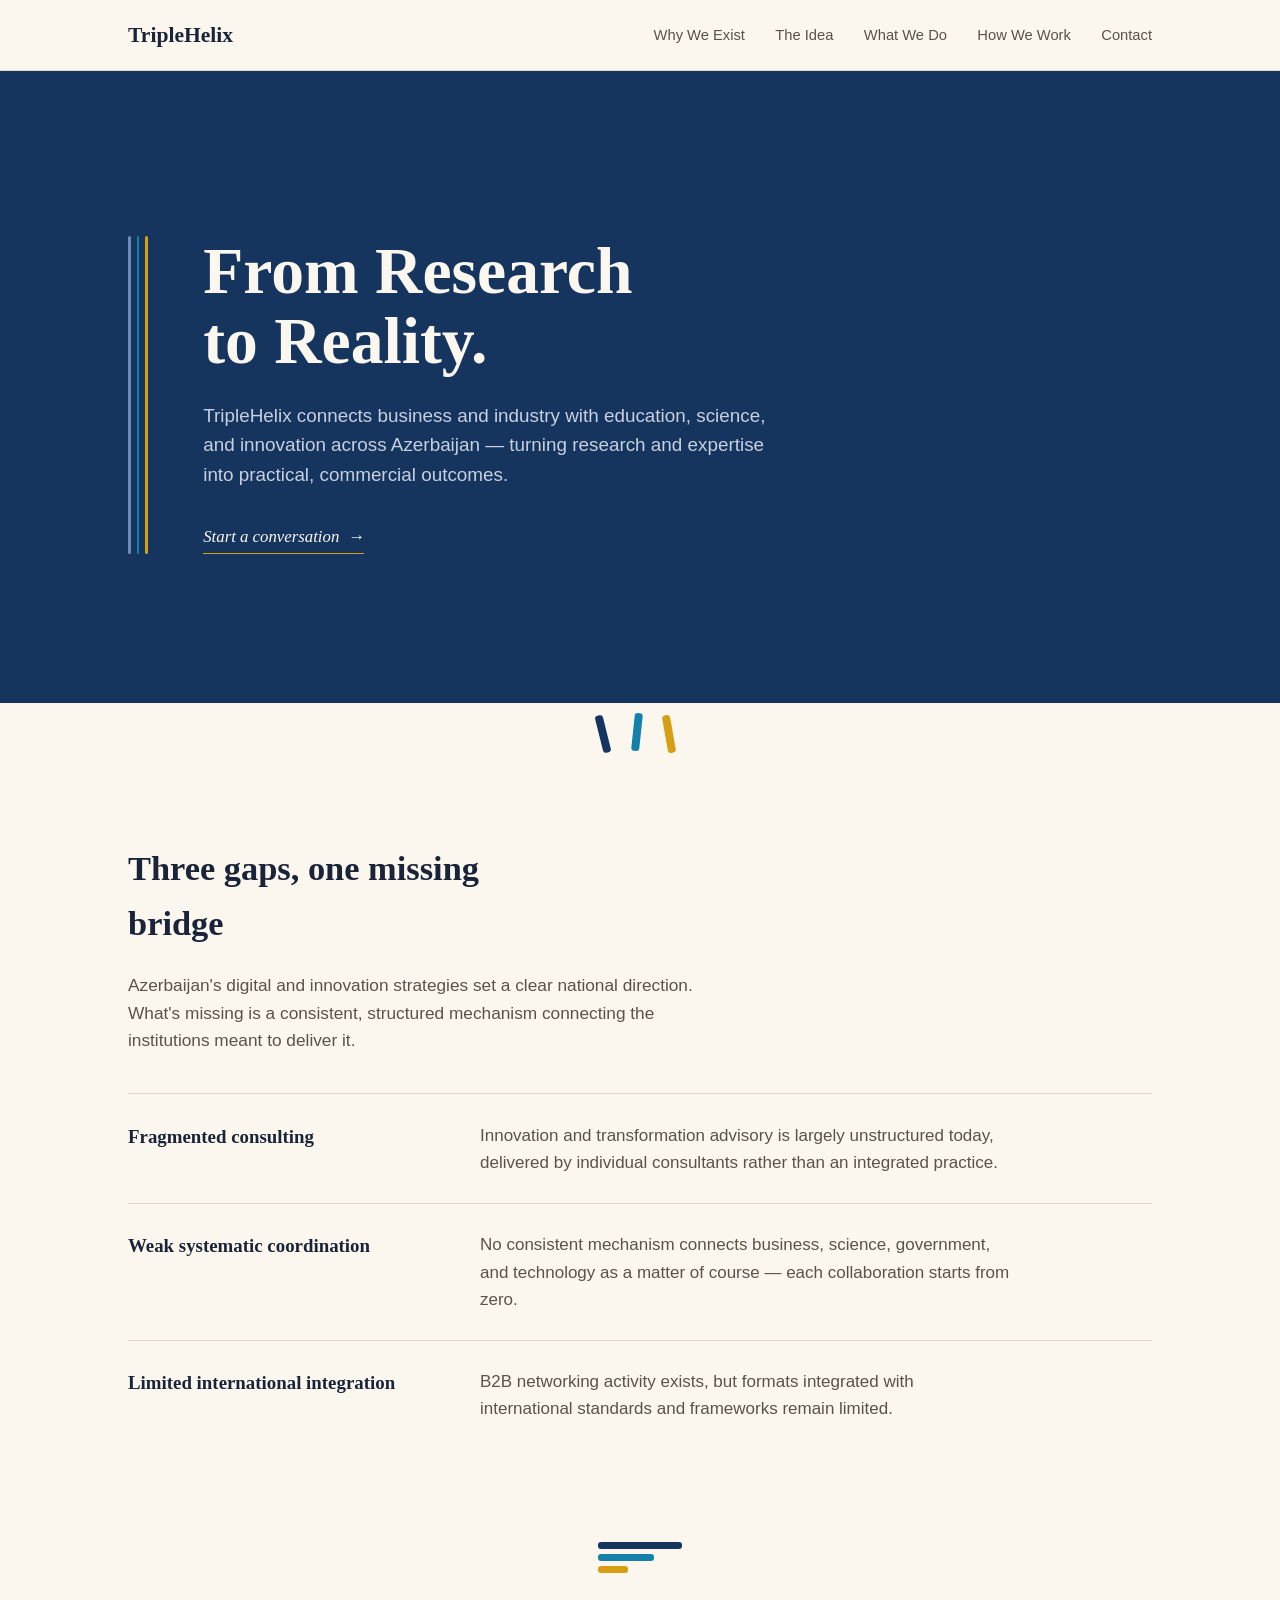
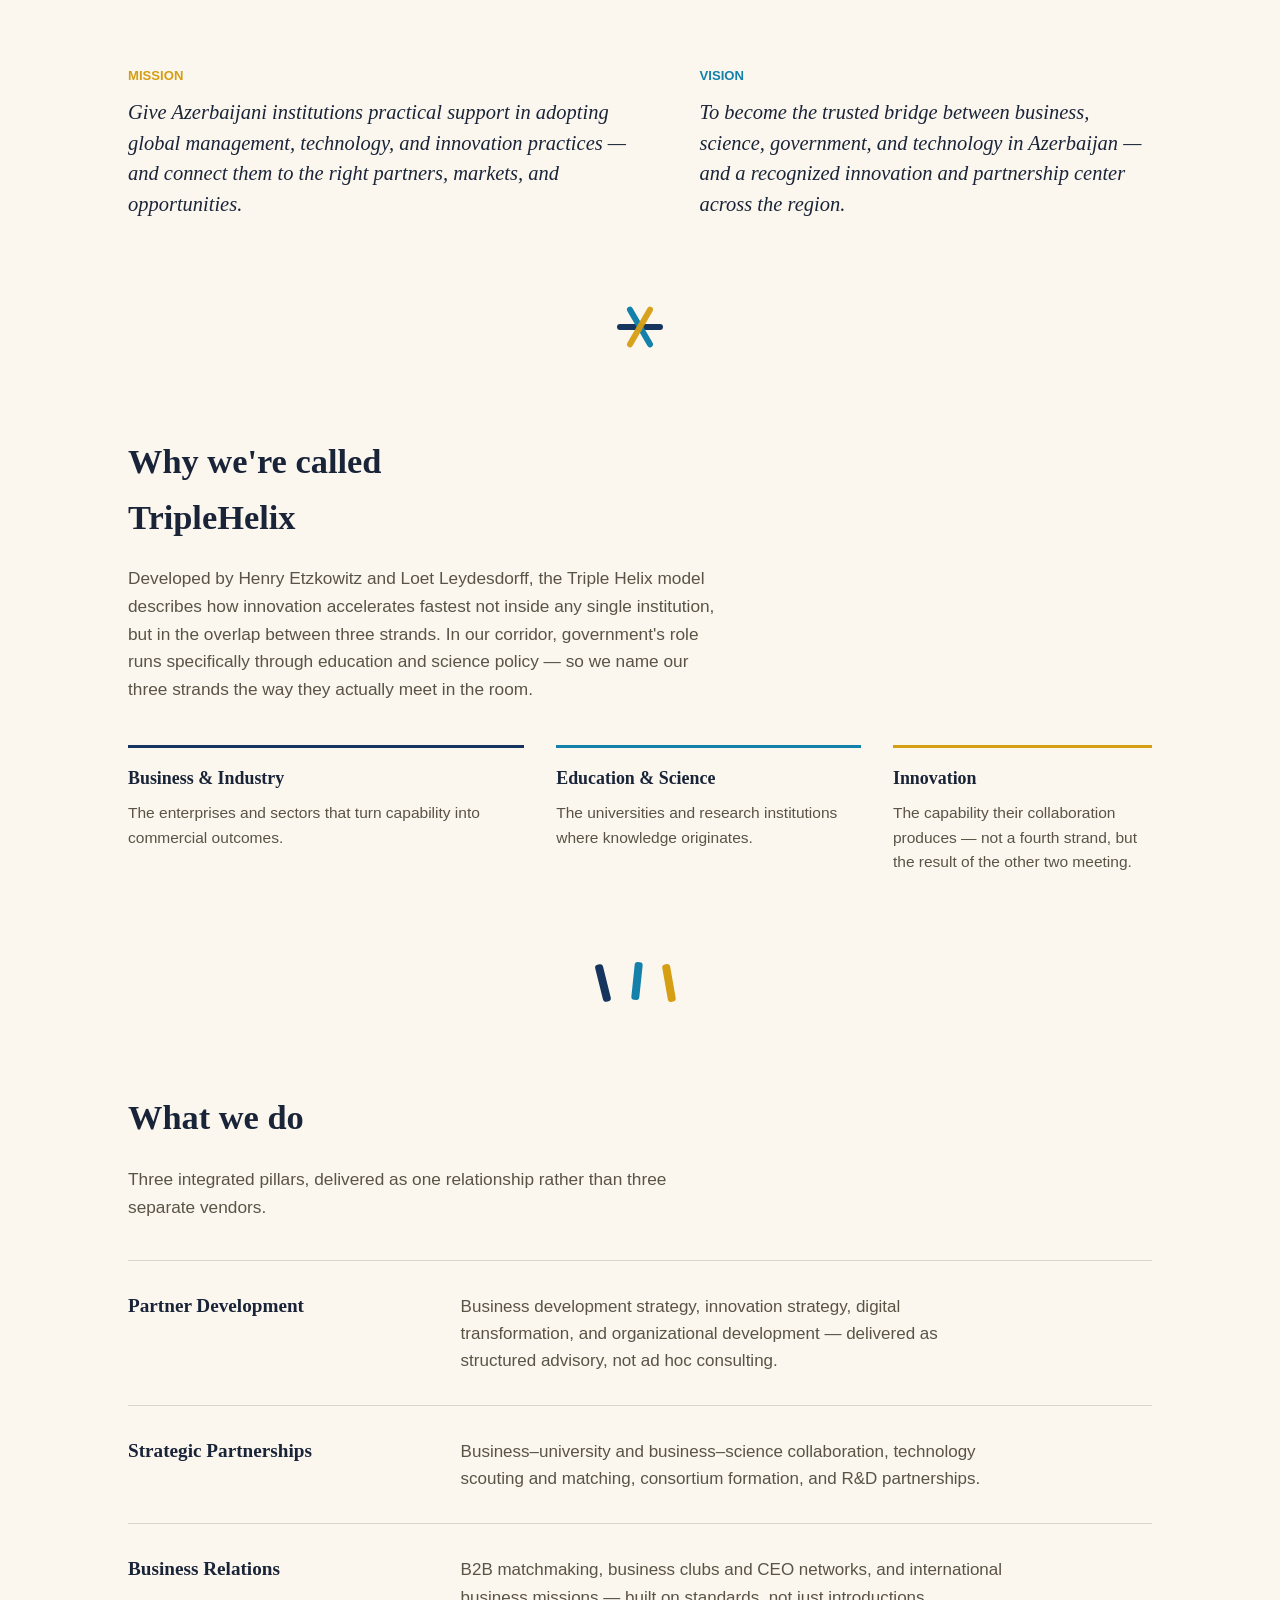
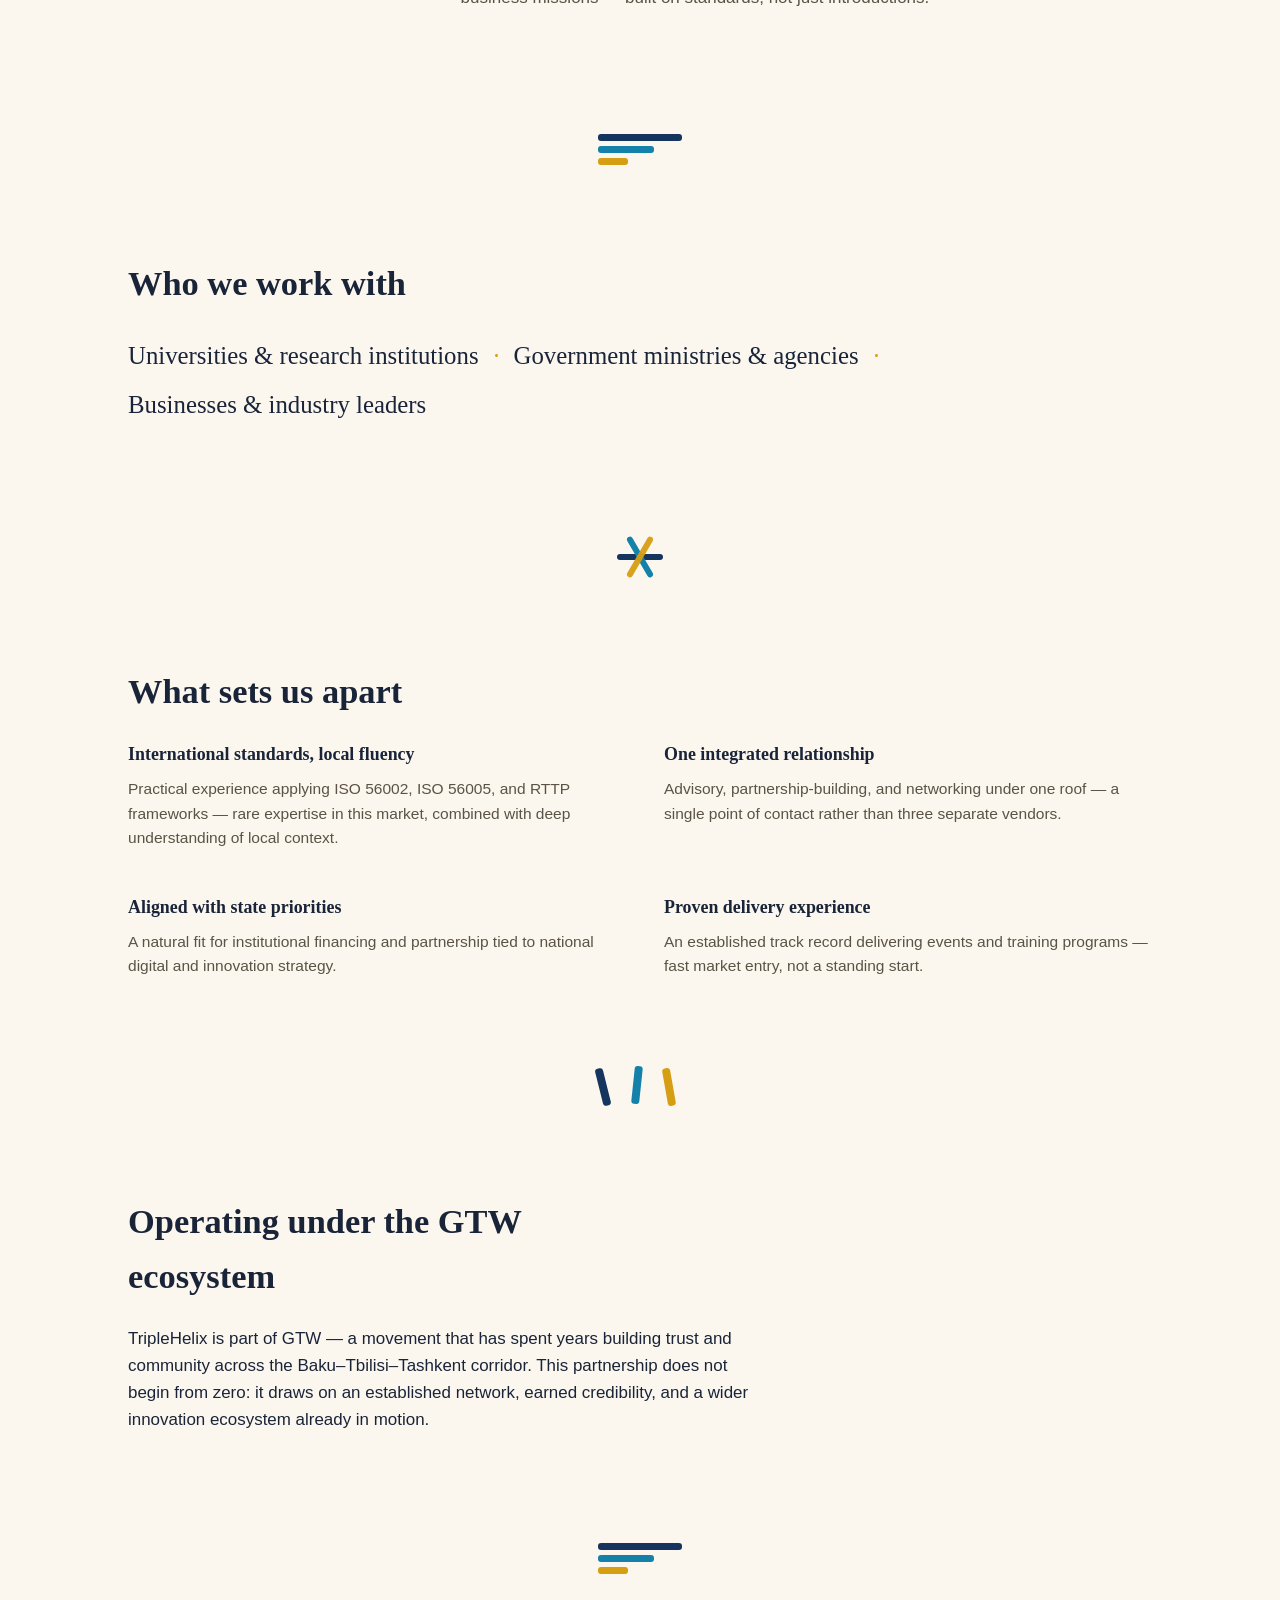
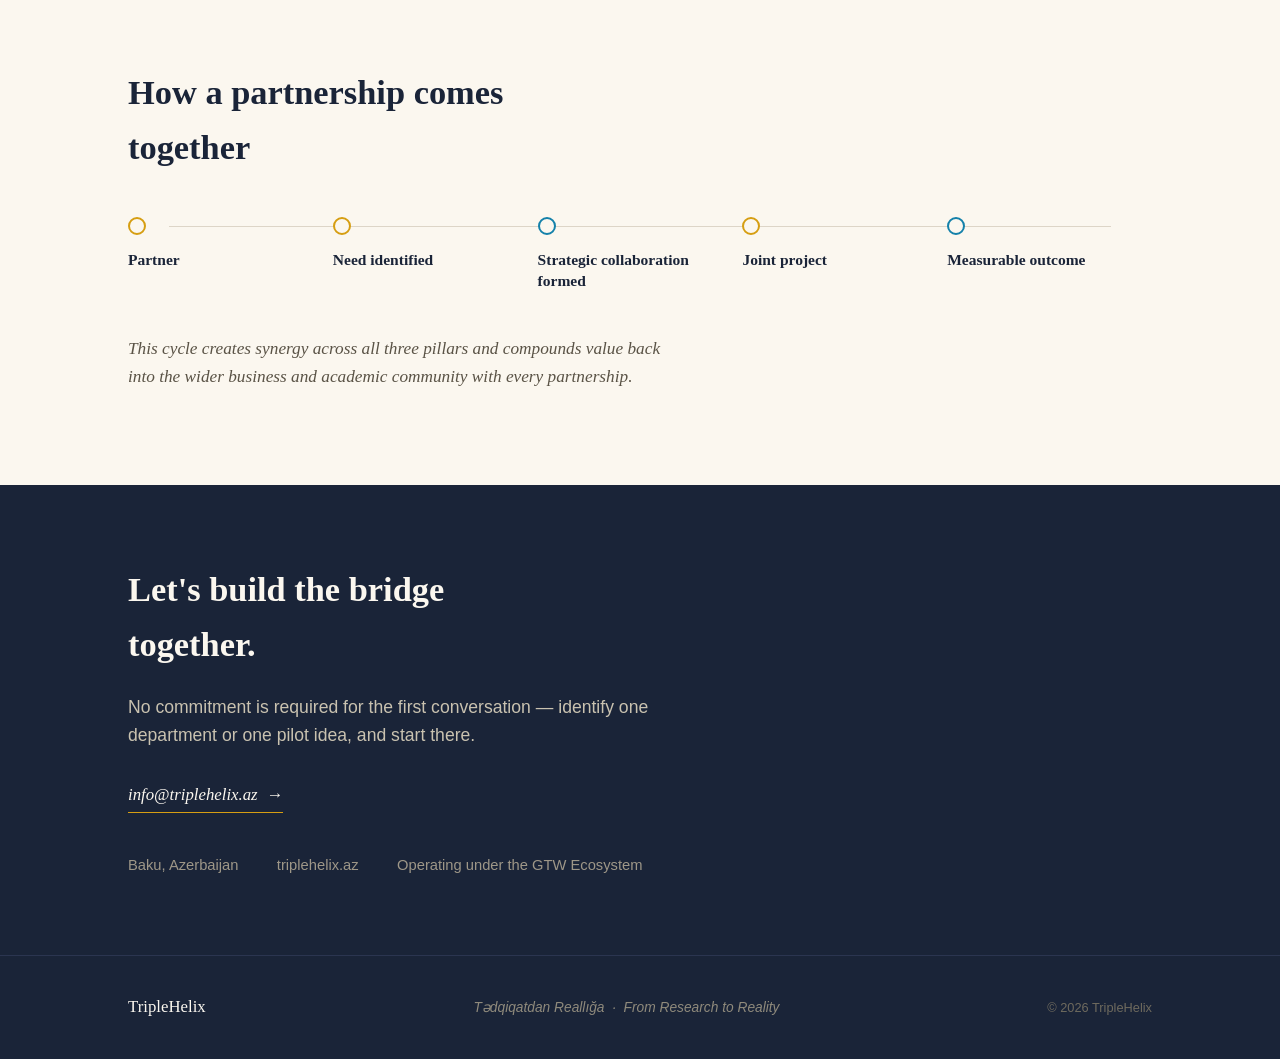
<file: triplehelix-site.html>
<!DOCTYPE html>
<html lang="en">
<head>
<meta charset="UTF-8">
<meta name="viewport" content="width=device-width, initial-scale=1, viewport-fit=cover">
<title>TripleHelix — From Research to Reality</title>
<style>
  :root {
    --paper: #FBF7EF;
    --ink: #1A2438;
    --navy: #16355E;
    --science: #1481AA;
    --gold: #D69E12;
    --muted: #5A5346;
    --rule: #DDD5C7;
    --serif: Cambria, Georgia, 'Times New Roman', serif;
    --sans: Calibri, 'Segoe UI', Roboto, Arial, sans-serif;
    box-sizing: border-box;
    padding-top: env(safe-area-inset-top, 0px);
    padding-bottom: env(safe-area-inset-bottom, 0px);
  }
  *, *::before, *::after { box-sizing: inherit; }
  html { scroll-padding-top: 5.5rem; scroll-behavior: smooth; }
  @media (prefers-reduced-motion: reduce) {
    html { scroll-behavior: auto; }
    * { animation: none !important; transition: none !important; }
  }

  body {
    margin: 0; background: var(--paper); color: var(--ink);
    font-family: var(--sans); font-size: 17px; line-height: 1.6;
    -webkit-font-smoothing: antialiased;
  }
  a { color: inherit; }
  a:focus-visible, button:focus-visible { outline: 2px solid var(--science); outline-offset: 3px; }

  .wrap { max-width: 1080px; margin: 0 auto; padding: 0 1.75rem; }

  /* ---------- the wordmark's three-line device (logo basis — untouched) ---------- */
  .strands { display: inline-flex; flex-direction: column; gap: 5px; width: 34px; }
  .strands span { height: 2.5px; border-radius: 2px; }
  .strands span:nth-child(1) { background: var(--navy); }
  .strands span:nth-child(2) { background: var(--science); }
  .strands span:nth-child(3) { background: var(--gold); }
  .strands.vertical { flex-direction: row; width: auto; height: 100%; gap: 6px; }
  .strands.vertical span { width: 2.5px; height: 100%; }

  /* ---------- header ---------- */
  header {
    position: sticky; top: 0; z-index: 50;
    background: rgba(251, 247, 239, 0.92);
    backdrop-filter: saturate(140%) blur(6px);
    border-bottom: 1px solid var(--rule);
    padding-top: env(safe-area-inset-top, 0px);
  }
  .nav { display: flex; align-items: center; justify-content: space-between; padding-top: 1.1rem; padding-bottom: 1.1rem; }
  .wordmark { font-family: var(--serif); font-weight: 700; font-size: 1.35rem; text-decoration: none; color: var(--ink); }
  .navlinks { display: flex; gap: 1.9rem; list-style: none; margin: 0; padding: 0; }
  .navlinks a {
    text-decoration: none; font-size: 0.92rem; color: var(--muted);
    border-bottom: 1px solid transparent; padding-bottom: 2px;
    transition: border-color 0.15s, color 0.15s;
  }
  .navlinks a:hover { color: var(--ink); border-color: var(--gold); }
  .navtoggle { display: none; background: none; border: none; font-family: var(--serif); font-size: 1.6rem; color: var(--ink); cursor: pointer; }
  @media (max-width: 780px) {
    .navlinks {
      position: absolute; top: 100%; left: 0; right: 0;
      background: var(--paper); border-bottom: 1px solid var(--rule);
      flex-direction: column; gap: 0; padding: 0.5rem 1.75rem 1rem; display: none;
    }
    .navlinks.open { display: flex; }
    .navlinks a { padding: 0.65rem 0; border-bottom: 1px solid var(--rule); }
    .navtoggle { display: block; }
  }

  /* ---------- hero: bold navy block, the one full-color moment up top ---------- */
  .hero-section { background: var(--navy); }
  .hero { padding-top: 5.5rem; padding-bottom: 4.5rem; display: grid; grid-template-columns: 40px 1fr; gap: 2.2rem; }
  .hero .strands.vertical { align-self: stretch; min-height: 100%; }
  .hero .strands.vertical span:nth-child(1) { background: #6E8CB8; }
  .hero h1 {
    font-family: var(--serif); font-weight: 700; font-size: clamp(2.4rem, 5.4vw, 4.1rem);
    line-height: 1.08; margin: 0 0 1.5rem; color: var(--paper); max-width: 15ch;
  }
  .hero p.lede { font-size: 1.18rem; color: #C6D0E0; max-width: 56ch; margin: 0 0 2.1rem; line-height: 1.55; }
  .cta {
    display: inline-block; font-family: var(--serif); font-style: italic; font-size: 1.05rem;
    text-decoration: none; color: var(--ink); border-bottom: 1.5px solid var(--gold); padding-bottom: 3px;
    transition: color 0.15s, border-color 0.15s;
  }
  .cta:hover { color: var(--science); border-color: var(--science); }
  .hero .cta { color: var(--paper); }
  .hero .cta:hover { color: #9FD1EE; border-color: #9FD1EE; }
  @media (max-width: 640px) {
    .hero { grid-template-columns: 1fr; }
    .hero .strands.vertical { flex-direction: row; width: 34px; height: auto; }
    .hero .strands.vertical span { width: auto; height: 2.5px; flex: 1; }
  }

  /* ---------- section scaffolding: clean paper, no tinting ---------- */
  section { padding: 4.8rem 0; }
  .section-mark { margin-bottom: 1.6rem; }
  h2 {
    font-family: var(--serif); font-weight: 700; color: var(--ink);
    font-size: clamp(1.6rem, 3vw, 2.15rem); margin: 0 0 1.3rem; max-width: 24ch;
  }
  .intro { font-size: 1.08rem; color: var(--muted); max-width: 62ch; margin: 0 0 2.4rem; line-height: 1.6; }

  /* ---------- dividers between sections: three solid ribbons, shape varies ---------- */
  .divider-row { display: flex; justify-content: center; padding: 0.6rem 0; }
  .divider { position: relative; width: 90px; height: 42px; }
  .divider span { position: absolute; border-radius: 3px; }

  .div-fan span { width: 8px; height: 38px; top: 2px; }
  .div-fan span:nth-child(1) { left: 4px;  background: var(--navy);    transform: rotate(-14deg); }
  .div-fan span:nth-child(2) { left: 38px; background: var(--science); transform: rotate(6deg); top: 0; }
  .div-fan span:nth-child(3) { left: 70px; background: var(--gold);    transform: rotate(-10deg); }

  .div-steps span { height: 7px; left: 3px; }
  .div-steps span:nth-child(1) { width: 84px; top: 6px;  background: var(--navy); }
  .div-steps span:nth-child(2) { width: 56px; top: 18px; background: var(--science); }
  .div-steps span:nth-child(3) { width: 30px; top: 30px; background: var(--gold); }

  .div-cross { width: 60px; }
  .div-cross span { width: 46px; height: 6px; top: 18px; left: 7px; transform-origin: 23px 3px; }
  .div-cross span:nth-child(1) { background: var(--navy);    transform: rotate(0deg); }
  .div-cross span:nth-child(2) { background: var(--science); transform: rotate(60deg); }
  .div-cross span:nth-child(3) { background: var(--gold);    transform: rotate(120deg); opacity: 0.94; }

  /* ---------- gap section: editorial stacked blocks ---------- */
  .gaps { display: flex; flex-direction: column; }
  .gap-row { display: grid; grid-template-columns: 1fr 2.1fr; gap: 2rem; padding: 1.7rem 0; border-top: 1px solid var(--rule); }
  .gap-row:first-child { border-top: 1px solid var(--rule); }
  .gap-row h3 { font-family: var(--serif); font-weight: 700; font-size: 1.18rem; margin: 0; color: var(--ink); }
  .gap-row p { margin: 0; color: var(--muted); max-width: 56ch; }
  @media (max-width: 700px) { .gap-row { grid-template-columns: 1fr; gap: 0.5rem; } }

  /* ---------- mission / vision ---------- */
  .mv { display: grid; grid-template-columns: 1.15fr 1fr; gap: 3.2rem; }
  .mv-block .tag { font-family: var(--sans); font-weight: 700; font-size: 0.82rem; margin-bottom: 0.7rem; display: block; }
  .mv-block:nth-child(1) .tag { color: var(--gold); }
  .mv-block:nth-child(2) .tag { color: var(--science); }
  .mv-block blockquote { font-family: var(--serif); font-style: italic; font-size: 1.28rem; line-height: 1.5; margin: 0; color: var(--ink); }
  @media (max-width: 700px) { .mv { grid-template-columns: 1fr; gap: 2.2rem; } }

  /* ---------- triple helix concept: three unequal strand columns ---------- */
  .strand-cols { display: grid; grid-template-columns: 1.3fr 1fr 0.85fr; gap: 2rem; margin-top: 2.6rem; }
  .strand-col { border-top: 3px solid; padding-top: 1rem; }
  .strand-col:nth-child(1) { border-color: var(--navy); }
  .strand-col:nth-child(2) { border-color: var(--science); }
  .strand-col:nth-child(3) { border-color: var(--gold); }
  .strand-col h4 { font-family: var(--serif); font-size: 1.12rem; margin: 0 0 0.5rem; }
  .strand-col p { margin: 0; color: var(--muted); font-size: 0.97rem; }
  @media (max-width: 700px) { .strand-cols { grid-template-columns: 1fr; } }

  /* ---------- what we do ---------- */
  .pillars { display: flex; flex-direction: column; gap: 0; margin-top: 0.5rem; }
  .pillar { display: grid; grid-template-columns: 1fr 2.3fr; gap: 2rem; padding: 1.9rem 0; border-top: 1px solid var(--rule); align-items: baseline; }
  .pillar:first-child { border-top: 1px solid var(--rule); }
  .pillar h3 { font-family: var(--serif); font-size: 1.2rem; margin: 0; color: var(--ink); }
  .pillar p { margin: 0; color: var(--muted); max-width: 58ch; }
  @media (max-width: 700px) { .pillar { grid-template-columns: 1fr; gap: 0.5rem; } }

  /* ---------- who we serve ---------- */
  .serve-band { display: flex; flex-wrap: wrap; gap: 0.6rem 0; font-family: var(--serif); font-size: clamp(1.15rem, 2.4vw, 1.55rem); color: var(--ink); align-items: center; }
  .serve-band span.item { white-space: nowrap; }
  .serve-band span.sep { color: var(--gold); margin: 0 0.9rem; font-style: italic; }

  /* ---------- differentiation: 2x2 ---------- */
  .diff-grid { display: grid; grid-template-columns: 1fr 1fr; gap: 2.6rem 3rem; margin-top: 0.5rem; }
  .diff-item h3 { font-family: var(--serif); font-size: 1.12rem; margin: 0 0 0.5rem; color: var(--ink); }
  .diff-item p { margin: 0; color: var(--muted); font-size: 0.97rem; }
  @media (max-width: 700px) { .diff-grid { grid-template-columns: 1fr; gap: 1.8rem; } }

  /* ---------- GTW umbrella ---------- */
  .gtw p { max-width: 68ch; font-size: 1.06rem; color: var(--ink); line-height: 1.6; }

  /* ---------- process timeline (the one genuine sequence) ---------- */
  .timeline { display: grid; grid-template-columns: repeat(5, 1fr); gap: 0; margin-top: 2.6rem; position: relative; }
  .timeline::before { content: ""; position: absolute; top: 9px; left: 4%; right: 4%; height: 1px; background: var(--rule); }
  .tstep { position: relative; padding-top: 2.1rem; text-align: left; padding-right: 1rem; }
  .tstep .dot { position: absolute; top: 0; left: 0; width: 18px; height: 18px; border-radius: 50%; background: var(--paper); border: 2px solid var(--gold); }
  .tstep:nth-child(3) .dot, .tstep:nth-child(5) .dot { border-color: var(--science); }
  .tstep h4 { font-family: var(--serif); font-size: 0.97rem; margin: 0; line-height: 1.3; }
  @media (max-width: 780px) {
    .timeline { grid-template-columns: 1fr; gap: 1.5rem; }
    .timeline::before { display: none; }
    .tstep { padding-left: 1.9rem; padding-top: 0; border-left: 1px solid var(--rule); padding-bottom: 0.2rem; }
    .tstep .dot { top: 2px; left: -9px; }
  }
  .process-note { font-style: italic; color: var(--muted); font-family: var(--serif); font-size: 1.08rem; max-width: 62ch; margin-top: 2.8rem; }

  /* ---------- contact & footer: dark bookend, matching the hero ---------- */
  .contact { background: var(--ink); color: var(--paper); }
  .contact .wrap { text-align: left; }
  .contact h2 { color: var(--paper); }
  .contact p.lede2 { color: #C9C2B0; font-size: 1.1rem; max-width: 56ch; margin: 0 0 2rem; }
  .contact .cta { color: var(--paper); border-color: var(--gold); }
  .contact .cta:hover { color: #9FD1EE; border-color: #9FD1EE; }
  .contact .meta { margin-top: 2.6rem; display: flex; gap: 2.4rem; flex-wrap: wrap; font-size: 0.92rem; color: #9E9788; }

  footer { padding: 2.4rem 0; border-top: 1px solid #2B3550; background: var(--ink); padding-bottom: calc(2.4rem + env(safe-area-inset-bottom, 0px)); }
  footer .wrap { display: flex; justify-content: space-between; align-items: baseline; flex-wrap: wrap; gap: 0.8rem; }
  footer .fmark { font-family: var(--serif); color: var(--paper); font-size: 1.05rem; }
  footer .ftag { color: #8F8A7C; font-size: 0.86rem; font-style: italic; }
  footer .fmeta { color: #6E6A5E; font-size: 0.8rem; }

  /* ---------- dark-mode tokens (viewer preference only; page still defaults light) ---------- */
  @media (prefers-color-scheme: dark) {
    :root:not([data-theme="light"]) { --paper: #12182A; --ink: #F1ECDF; --muted: #B7AF9C; --rule: #2C3550; }
    :root:not([data-theme="light"]) header { background: rgba(18, 24, 42, 0.92); }
    :root:not([data-theme="light"]) .tstep .dot { background: var(--paper); }
  }
  :root[data-theme="dark"] { --paper: #12182A; --ink: #F1ECDF; --muted: #B7AF9C; --rule: #2C3550; }
</style>
</head>
<body>

<header>
  <div class="wrap nav">
    <a class="wordmark" href="#top">TripleHelix</a>
    <button class="navtoggle" id="navToggle" aria-label="Toggle menu" aria-expanded="false">&#9776;</button>
    <ul class="navlinks" id="navLinks">
      <li><a href="#why">Why We Exist</a></li>
      <li><a href="#helix">The Idea</a></li>
      <li><a href="#work">What We Do</a></li>
      <li><a href="#process">How We Work</a></li>
      <li><a href="#contact">Contact</a></li>
    </ul>
  </div>
</header>

<main id="top">

  <!-- HERO -->
  <section class="hero-section">
    <div class="wrap hero">
      <div class="strands vertical"><span></span><span></span><span></span></div>
      <div>
        <h1>From Research to Reality.</h1>
        <p class="lede">TripleHelix connects business and industry with education, science, and innovation across Azerbaijan — turning research and expertise into practical, commercial outcomes.</p>
        <a class="cta" href="mailto:info@triplehelix.az">Start a conversation &nbsp;&rarr;</a>
      </div>
    </div>
  </section>

  <div class="divider-row"><div class="divider div-fan"><span></span><span></span><span></span></div></div>

  <!-- WHY WE EXIST -->
  <section id="why">
    <div class="wrap">
      <h2>Three gaps, one missing bridge</h2>
      <p class="intro">Azerbaijan's digital and innovation strategies set a clear national direction. What's missing is a consistent, structured mechanism connecting the institutions meant to deliver it.</p>
      <div class="gaps">
        <div class="gap-row">
          <h3>Fragmented consulting</h3>
          <p>Innovation and transformation advisory is largely unstructured today, delivered by individual consultants rather than an integrated practice.</p>
        </div>
        <div class="gap-row">
          <h3>Weak systematic coordination</h3>
          <p>No consistent mechanism connects business, science, government, and technology as a matter of course — each collaboration starts from zero.</p>
        </div>
        <div class="gap-row">
          <h3>Limited international integration</h3>
          <p>B2B networking activity exists, but formats integrated with international standards and frameworks remain limited.</p>
        </div>
      </div>
    </div>
  </section>

  <div class="divider-row"><div class="divider div-steps"><span></span><span></span><span></span></div></div>

  <!-- MISSION & VISION -->
  <section>
    <div class="wrap mv">
      <div class="mv-block">
        <span class="tag">MISSION</span>
        <blockquote>Give Azerbaijani institutions practical support in adopting global management, technology, and innovation practices — and connect them to the right partners, markets, and opportunities.</blockquote>
      </div>
      <div class="mv-block">
        <span class="tag">VISION</span>
        <blockquote>To become the trusted bridge between business, science, government, and technology in Azerbaijan — and a recognized innovation and partnership center across the region.</blockquote>
      </div>
    </div>
  </section>

  <div class="divider-row"><div class="divider div-cross"><span></span><span></span><span></span></div></div>

  <!-- THE TRIPLE HELIX CONCEPT -->
  <section id="helix">
    <div class="wrap">
      <h2>Why we're called TripleHelix</h2>
      <p class="intro">Developed by Henry Etzkowitz and Loet Leydesdorff, the Triple Helix model describes how innovation accelerates fastest not inside any single institution, but in the overlap between three strands. In our corridor, government's role runs specifically through education and science policy — so we name our three strands the way they actually meet in the room.</p>
      <div class="strand-cols">
        <div class="strand-col"><h4>Business &amp; Industry</h4><p>The enterprises and sectors that turn capability into commercial outcomes.</p></div>
        <div class="strand-col"><h4>Education &amp; Science</h4><p>The universities and research institutions where knowledge originates.</p></div>
        <div class="strand-col"><h4>Innovation</h4><p>The capability their collaboration produces — not a fourth strand, but the result of the other two meeting.</p></div>
      </div>
    </div>
  </section>

  <div class="divider-row"><div class="divider div-fan"><span></span><span></span><span></span></div></div>

  <!-- WHAT WE DO -->
  <section id="work">
    <div class="wrap">
      <h2>What we do</h2>
      <p class="intro">Three integrated pillars, delivered as one relationship rather than three separate vendors.</p>
      <div class="pillars">
        <div class="pillar"><h3>Partner Development</h3><p>Business development strategy, innovation strategy, digital transformation, and organizational development — delivered as structured advisory, not ad hoc consulting.</p></div>
        <div class="pillar"><h3>Strategic Partnerships</h3><p>Business&ndash;university and business&ndash;science collaboration, technology scouting and matching, consortium formation, and R&amp;D partnerships.</p></div>
        <div class="pillar"><h3>Business Relations</h3><p>B2B matchmaking, business clubs and CEO networks, and international business missions — built on standards, not just introductions.</p></div>
      </div>
    </div>
  </section>

  <div class="divider-row"><div class="divider div-steps"><span></span><span></span><span></span></div></div>

  <!-- WHO WE SERVE -->
  <section>
    <div class="wrap">
      <h2>Who we work with</h2>
      <p class="serve-band">
        <span class="item">Universities &amp; research institutions</span><span class="sep">&middot;</span><span class="item">Government ministries &amp; agencies</span><span class="sep">&middot;</span><span class="item">Businesses &amp; industry leaders</span>
      </p>
    </div>
  </section>

  <div class="divider-row"><div class="divider div-cross"><span></span><span></span><span></span></div></div>

  <!-- DIFFERENTIATION -->
  <section>
    <div class="wrap">
      <h2>What sets us apart</h2>
      <div class="diff-grid">
        <div class="diff-item"><h3>International standards, local fluency</h3><p>Practical experience applying ISO 56002, ISO 56005, and RTTP frameworks — rare expertise in this market, combined with deep understanding of local context.</p></div>
        <div class="diff-item"><h3>One integrated relationship</h3><p>Advisory, partnership-building, and networking under one roof — a single point of contact rather than three separate vendors.</p></div>
        <div class="diff-item"><h3>Aligned with state priorities</h3><p>A natural fit for institutional financing and partnership tied to national digital and innovation strategy.</p></div>
        <div class="diff-item"><h3>Proven delivery experience</h3><p>An established track record delivering events and training programs — fast market entry, not a standing start.</p></div>
      </div>
    </div>
  </section>

  <div class="divider-row"><div class="divider div-fan"><span></span><span></span><span></span></div></div>

  <!-- GTW UMBRELLA -->
  <section class="gtw">
    <div class="wrap">
      <h2>Operating under the GTW ecosystem</h2>
      <p>TripleHelix is part of GTW — a movement that has spent years building trust and community across the Baku&ndash;Tbilisi&ndash;Tashkent corridor. This partnership does not begin from zero: it draws on an established network, earned credibility, and a wider innovation ecosystem already in motion.</p>
    </div>
  </section>

  <div class="divider-row"><div class="divider div-steps"><span></span><span></span><span></span></div></div>

  <!-- HOW WE WORK -->
  <section id="process">
    <div class="wrap">
      <h2>How a partnership comes together</h2>
      <div class="timeline">
        <div class="tstep"><span class="dot"></span><h4>Partner</h4></div>
        <div class="tstep"><span class="dot"></span><h4>Need identified</h4></div>
        <div class="tstep"><span class="dot"></span><h4>Strategic collaboration formed</h4></div>
        <div class="tstep"><span class="dot"></span><h4>Joint project</h4></div>
        <div class="tstep"><span class="dot"></span><h4>Measurable outcome</h4></div>
      </div>
      <p class="process-note">This cycle creates synergy across all three pillars and compounds value back into the wider business and academic community with every partnership.</p>
    </div>
  </section>

  <!-- CONTACT -->
  <section class="contact" id="contact">
    <div class="wrap">
      <h2>Let's build the bridge together.</h2>
      <p class="lede2">No commitment is required for the first conversation — identify one department or one pilot idea, and start there.</p>
      <a class="cta" href="mailto:info@triplehelix.az">info@triplehelix.az &nbsp;&rarr;</a>
      <div class="meta">
        <span>Baku, Azerbaijan</span>
        <span>triplehelix.az</span>
        <span>Operating under the GTW Ecosystem</span>
      </div>
    </div>
  </section>

</main>

<footer>
  <div class="wrap">
    <span class="fmark">TripleHelix</span>
    <span class="ftag">Tədqiqatdan Reallığa &nbsp;&middot;&nbsp; From Research to Reality</span>
    <span class="fmeta">&copy; 2026 TripleHelix</span>
  </div>
</footer>

<script>
  document.getElementById('navToggle').addEventListener('click', function () {
    var links = document.getElementById('navLinks');
    var open = links.classList.toggle('open');
    this.setAttribute('aria-expanded', open ? 'true' : 'false');
  });
  document.querySelectorAll('.navlinks a').forEach(function (a) {
    a.addEventListener('click', function () {
      document.getElementById('navLinks').classList.remove('open');
      document.getElementById('navToggle').setAttribute('aria-expanded', 'false');
    });
  });
</script>

</body>
</html>
</file>
<file: assets/fonts.css>
@font-face {
  font-family: 'Inter Variable';
  font-style: normal;
  font-display: swap;
  font-weight: 100 900;
  src: url(fonts/inter-latin-ext-wght-normal.woff2) format('woff2');
  unicode-range: U+0100-02BA,U+02BD-02C5,U+02C7-02CC,U+02CE-02D7,U+02DD-02FF,U+0304,U+0308,U+0329,U+1D00-1DBF,U+1E00-1E9F,U+1EF2-1EFF,U+2020,U+20A0-20AB,U+20AD-20C0,U+2113,U+2C60-2C7F,U+A720-A7FF;
}
@font-face {
  font-family: 'Inter Variable';
  font-style: normal;
  font-display: swap;
  font-weight: 100 900;
  src: url(fonts/inter-latin-wght-normal.woff2) format('woff2');
  unicode-range: U+0000-00FF,U+0131,U+0152-0153,U+02BB-02BC,U+02C6,U+02DA,U+02DC,U+0304,U+0308,U+0329,U+2000-206F,U+20AC,U+2122,U+2191,U+2193,U+2212,U+2215,U+FEFF,U+FFFD;
}
@font-face {
  font-family: 'Lora Variable';
  font-style: normal;
  font-display: swap;
  font-weight: 400 700;
  src: url(fonts/lora-latin-ext-wght-normal.woff2) format('woff2');
  unicode-range: U+0100-02BA,U+02BD-02C5,U+02C7-02CC,U+02CE-02D7,U+02DD-02FF,U+0304,U+0308,U+0329,U+1D00-1DBF,U+1E00-1E9F,U+1EF2-1EFF,U+2020,U+20A0-20AB,U+20AD-20C0,U+2113,U+2C60-2C7F,U+A720-A7FF;
}
@font-face {
  font-family: 'Lora Variable';
  font-style: normal;
  font-display: swap;
  font-weight: 400 700;
  src: url(fonts/lora-latin-wght-normal.woff2) format('woff2');
  unicode-range: U+0000-00FF,U+0131,U+0152-0153,U+02BB-02BC,U+02C6,U+02DA,U+02DC,U+0304,U+0308,U+0329,U+2000-206F,U+20AC,U+2122,U+2191,U+2193,U+2212,U+2215,U+FEFF,U+FFFD;
}
@font-face {
  font-family: 'Lora Variable';
  font-style: italic;
  font-display: swap;
  font-weight: 400 700;
  src: url(fonts/lora-latin-ext-wght-italic.woff2) format('woff2');
  unicode-range: U+0100-02BA,U+02BD-02C5,U+02C7-02CC,U+02CE-02D7,U+02DD-02FF,U+0304,U+0308,U+0329,U+1D00-1DBF,U+1E00-1E9F,U+1EF2-1EFF,U+2020,U+20A0-20AB,U+20AD-20C0,U+2113,U+2C60-2C7F,U+A720-A7FF;
}
@font-face {
  font-family: 'Lora Variable';
  font-style: italic;
  font-display: swap;
  font-weight: 400 700;
  src: url(fonts/lora-latin-wght-italic.woff2) format('woff2');
  unicode-range: U+0000-00FF,U+0131,U+0152-0153,U+02BB-02BC,U+02C6,U+02DA,U+02DC,U+0304,U+0308,U+0329,U+2000-206F,U+20AC,U+2122,U+2191,U+2193,U+2212,U+2215,U+FEFF,U+FFFD;
}
</file>
<file: assets/styles.css>
/* TripleHelix — design system
   Light only. Lora (headings) + Inter (text). Everything is centred or on equal columns. */

:root {
  --white: #FFFFFF;
  --tint: #F8F4EA;
  --tint-2: #F1EAD7;
  --line: #E6DFCF;
  --ink: #16233B;
  --body: #3E4659;
  --muted: #655F52;
  --navy: #16355E;
  --blue: #1481AA;
  --blue-ink: #0F6B8E;
  --gold: #D69E12;
  --navy-soft: #E8EDF5;
  --blue-soft: #E7F2F7;
  --gold-soft: #FBF1D2;
  --serif: 'Lora Variable', 'Lora', Georgia, Cambria, 'Times New Roman', serif;
  --sans: 'Inter Variable', 'Inter', system-ui, -apple-system, 'Segoe UI', Roboto, Arial, sans-serif;
  --radius: 16px;
  --shadow: 0 1px 2px rgba(22, 35, 59, 0.04), 0 10px 28px rgba(22, 35, 59, 0.07);
  --container: 1120px;
  --gutter: 24px;
  --header-h: 76px;
  color-scheme: light;
}

*, *::before, *::after { box-sizing: border-box; }
html { scroll-behavior: smooth; scroll-padding-top: calc(var(--header-h) + 12px); -webkit-text-size-adjust: 100%; }
body {
  margin: 0; background: var(--white); color: var(--body);
  font-family: var(--sans); font-size: 1.0625rem; line-height: 1.65;
  -webkit-font-smoothing: antialiased; text-rendering: optimizeLegibility;
  padding-top: env(safe-area-inset-top, 0px);
}
img, svg { max-width: 100%; }
a { color: var(--blue-ink); text-underline-offset: 3px; }
a:hover { color: var(--navy); }
:focus-visible { outline: 3px solid var(--blue); outline-offset: 3px; border-radius: 4px; }
.skip { position: absolute; left: 12px; top: -60px; background: var(--navy); color: #fff; padding: 10px 16px; border-radius: 8px; z-index: 200; text-decoration: none; }
.skip:focus { top: 12px; }

/* ---------- type scale ---------- */
h1, h2, h3, h4 { font-family: var(--serif); color: var(--ink); margin: 0; text-wrap: balance; }
h1 { font-size: clamp(2.5rem, 5.4vw, 4.25rem); line-height: 1.08; font-weight: 700; letter-spacing: -0.015em; }
h2 { font-size: clamp(1.9rem, 3.4vw, 2.75rem); line-height: 1.15; font-weight: 700; letter-spacing: -0.01em; }
h3 { font-size: 1.3rem; line-height: 1.3; font-weight: 650; }
h4 { font-size: 1.1rem; line-height: 1.35; font-weight: 650; }
p { margin: 0; }
.lede { font-size: clamp(1.1rem, 1.6vw, 1.3rem); line-height: 1.6; color: var(--body); max-width: 40rem; margin-inline: auto; }
.eyebrow { font-family: var(--sans); font-size: 0.78rem; font-weight: 700; letter-spacing: 0.14em; text-transform: uppercase; color: var(--blue-ink); }
.small { font-size: 0.92rem; color: var(--muted); }

/* the three-stick device from the logo, used as the one ornament */
.bars { display: inline-flex; gap: 6px; align-items: center; }
.bars i { display: block; width: 22px; height: 5px; border-radius: 3px; }
.bars i:nth-child(1) { background: var(--navy); }
.bars i:nth-child(2) { background: var(--blue); }
.bars i:nth-child(3) { background: var(--gold); }

/* ---------- layout ---------- */
.container { width: 100%; max-width: calc(var(--container) + var(--gutter) * 2); margin-inline: auto; padding-inline: var(--gutter); }
.section { padding-block: clamp(4.25rem, 8vw, 7rem); }
.section--tint { background: var(--tint); }
.section--blue { background: var(--blue-soft); }
.section-head { max-width: 46rem; margin: 0 auto clamp(2.5rem, 5vw, 3.75rem); text-align: center; display: flex; flex-direction: column; align-items: center; gap: 1rem; }
.section-head .intro { color: var(--body); font-size: 1.12rem; max-width: 40rem; }
.center { text-align: center; }
.actions { display: flex; flex-wrap: wrap; gap: 0.9rem; justify-content: center; }

.grid { display: grid; gap: 1.5rem; }
.grid-2 { grid-template-columns: repeat(2, minmax(0, 1fr)); }
.grid-3 { grid-template-columns: repeat(3, minmax(0, 1fr)); }
.grid-4 { grid-template-columns: repeat(4, minmax(0, 1fr)); }
@media (max-width: 900px) { .grid-3, .grid-4 { grid-template-columns: repeat(2, minmax(0, 1fr)); } }
@media (max-width: 640px) { .grid-2, .grid-3, .grid-4 { grid-template-columns: minmax(0, 1fr); } }
/* a three-up grid whose last card would sit alone on two columns: centre it */
@media (min-width: 641px) and (max-width: 900px) { .grid-3 > :last-child:nth-child(odd) { grid-column: 1 / -1; max-width: calc(50% - 0.75rem); justify-self: center; width: 100%; } }

/* ---------- buttons ---------- */
.btn {
  display: inline-flex; align-items: center; justify-content: center; gap: 0.5rem;
  font-family: var(--sans); font-weight: 600; font-size: 1rem; line-height: 1;
  padding: 1rem 1.6rem; border-radius: 999px; border: 1.5px solid transparent;
  text-decoration: none; cursor: pointer; transition: transform 0.15s, background 0.15s, border-color 0.15s, color 0.15s, box-shadow 0.15s;
}
.btn--primary { background: var(--navy); color: #fff; box-shadow: 0 6px 18px rgba(22, 53, 94, 0.22); }
.btn--primary:hover { background: #0F2748; color: #fff; transform: translateY(-1px); }
.btn--ghost { background: #fff; color: var(--navy); border-color: var(--navy); }
.btn--ghost:hover { background: var(--navy-soft); color: var(--navy); }
.btn--sm { padding: 0.72rem 1.2rem; font-size: 0.93rem; }

/* ---------- header ---------- */
.site-header { position: sticky; top: 0; z-index: 100; background: rgba(255, 255, 255, 0.92); backdrop-filter: saturate(150%) blur(10px); -webkit-backdrop-filter: saturate(150%) blur(10px); border-bottom: 1px solid transparent; transition: border-color 0.2s, box-shadow 0.2s; padding-top: env(safe-area-inset-top, 0px); }
.site-header.scrolled { border-color: var(--line); box-shadow: 0 6px 20px rgba(22, 35, 59, 0.05); }
.site-header .container { max-width: 1360px; }
.nav { height: var(--header-h); display: flex; align-items: center; gap: 1.25rem; }
.brand { display: inline-flex; align-items: center; gap: 0.65rem; text-decoration: none; color: var(--ink); justify-self: start; }
.brand svg { height: 34px; width: 38.4px; flex: none; }
.btn { white-space: nowrap; }
.brand span { font-family: var(--serif); font-weight: 700; font-size: 1.4rem; letter-spacing: 0.005em; color: var(--ink); }
.nav-links { display: flex; gap: 0.25rem; list-style: none; margin: 0 auto; padding: 0; justify-content: center; }
.nav-links a { display: block; padding: 0.55rem 0.85rem; border-radius: 999px; font-size: 0.94rem; font-weight: 500; color: var(--body); text-decoration: none; transition: background 0.15s, color 0.15s; white-space: nowrap; }
.nav-links a:hover { background: var(--tint); color: var(--ink); }
.nav-links a.active { color: var(--navy); background: var(--navy-soft); font-weight: 600; }
.nav-tools { display: flex; align-items: center; gap: 0.9rem; justify-self: end; }
.lang { display: inline-flex; border: 1px solid var(--line); border-radius: 999px; padding: 3px; background: #fff; }
.lang button { font: 700 0.78rem/1 var(--sans); letter-spacing: 0.06em; background: none; border: 0; color: var(--muted); padding: 0.5rem 0.8rem; border-radius: 999px; cursor: pointer; transition: background 0.15s, color 0.15s; }
.lang button[aria-pressed="true"] { background: var(--navy); color: #fff; }
.nav-toggle { display: none; width: 44px; height: 44px; border: 1px solid var(--line); background: #fff; border-radius: 12px; cursor: pointer; align-items: center; justify-content: center; }
.nav-toggle span, .nav-toggle span::before, .nav-toggle span::after { display: block; width: 18px; height: 2px; background: var(--ink); border-radius: 2px; position: relative; transition: transform 0.2s, top 0.2s, opacity 0.2s; content: ""; }
.nav-toggle span::before { position: absolute; top: -6px; }
.nav-toggle span::after { position: absolute; top: 6px; }
.nav-toggle[aria-expanded="true"] span { background: transparent; }
.nav-toggle[aria-expanded="true"] span::before { top: 0; transform: rotate(45deg); }
.nav-toggle[aria-expanded="true"] span::after { top: 0; transform: rotate(-45deg); }
@media (max-width: 1500px) {
  .nav-tools .btn { display: none; }
}
@media (max-width: 1240px) {
  .nav { justify-content: space-between; }
  .nav-tools { gap: 0.6rem; }
  .nav-tools .btn { display: none; }
  .nav-toggle { display: inline-flex; }
  .nav-links { display: none; position: absolute; top: 100%; left: 0; right: 0; flex-direction: column; gap: 0; background: #fff; border-bottom: 1px solid var(--line); padding: 0.75rem var(--gutter) 1.25rem; box-shadow: 0 18px 30px rgba(22, 35, 59, 0.08); }
  .nav-links.open { display: flex; }
  .nav-links a { padding: 0.95rem 0.25rem; border-radius: 0; border-bottom: 1px solid var(--line); font-size: 1.02rem; }
  .nav-links a.active { background: none; }
}

/* ---------- hero ---------- */
.hero { background: linear-gradient(180deg, var(--tint) 0%, #fff 100%); padding-block: clamp(4rem, 9vw, 7.5rem) clamp(3.5rem, 7vw, 6rem); text-align: center; }
.hero .container { display: flex; flex-direction: column; align-items: center; gap: 1.6rem; }
.hero h1 { max-width: 16ch; }
.hero .actions { margin-top: 0.6rem; }
.chips { display: flex; flex-wrap: wrap; gap: 0.7rem; justify-content: center; margin-top: 1.4rem; }
.chip { display: inline-flex; align-items: center; gap: 0.55rem; background: #fff; border: 1px solid var(--line); border-radius: 999px; padding: 0.55rem 1.05rem; font-size: 0.92rem; font-weight: 500; color: var(--ink); }
.chip::before { content: ""; width: 9px; height: 9px; border-radius: 50%; background: var(--navy); }
.chip:nth-child(2)::before { background: var(--blue); }
.chip:nth-child(3)::before { background: var(--gold); }

/* ---------- cards ---------- */
.card { --accent: var(--navy); position: relative; background: #fff; border: 1px solid var(--line); border-radius: var(--radius); padding: 2.1rem 1.9rem 2rem; display: flex; flex-direction: column; gap: 0.75rem; box-shadow: 0 1px 0 rgba(22, 35, 59, 0.02); transition: transform 0.2s, box-shadow 0.2s, border-color 0.2s; }
.card::before { content: ""; position: absolute; left: 1.9rem; top: -1px; width: 56px; height: 4px; border-radius: 0 0 4px 4px; background: var(--accent); }
.card:hover { transform: translateY(-3px); box-shadow: var(--shadow); border-color: #D9CFB9; }
.grid > .card:nth-child(3n+2) { --accent: var(--blue); }
.grid > .card:nth-child(3n) { --accent: var(--gold); }
.grid-2 > .card:nth-child(2) { --accent: var(--blue); }
.grid-2 > .card:nth-child(3) { --accent: var(--gold); }
.grid-2 > .card:nth-child(4) { --accent: var(--navy); }
.grid-4 > .card:nth-child(4n+1) { --accent: var(--navy); }
.grid-4 > .card:nth-child(4n+2) { --accent: var(--blue); }
.grid-4 > .card:nth-child(4n+3) { --accent: var(--gold); }
.grid-4 > .card:nth-child(4n) { --accent: var(--navy); }
.card p { color: var(--body); }
.card .num { font-family: var(--serif); font-weight: 700; font-size: 1.05rem; color: var(--accent); letter-spacing: 0.04em; }
.card--plain:hover { transform: none; box-shadow: none; border-color: var(--line); }
.tint .card, .section--tint .card { background: #fff; }

/* mission / vision */
.mv-card { text-align: center; align-items: center; padding: 2.6rem 2.2rem; }
.mv-card::before { left: 50%; transform: translateX(-50%); }
.mv-card .tag { font-size: 0.78rem; font-weight: 700; letter-spacing: 0.14em; color: var(--accent); }
.mv-card blockquote { margin: 0; font-family: var(--serif); font-size: clamp(1.15rem, 2vw, 1.4rem); line-height: 1.55; color: var(--ink); font-style: italic; }
.mv-card:hover { transform: none; box-shadow: none; border-color: var(--line); }

/* ---------- steps (used for both the cycle and the partnership flow) ---------- */
.steps { display: grid; grid-template-columns: repeat(5, minmax(0, 1fr)); gap: 1.1rem; list-style: none; margin: 0; padding: 0; counter-reset: s; }
.step { --accent: var(--navy); counter-increment: s; background: #fff; border: 1px solid var(--line); border-top: 4px solid var(--accent); border-radius: var(--radius); padding: 1.5rem 1.25rem 1.6rem; display: flex; flex-direction: column; gap: 0.6rem; text-align: center; align-items: center; }
.step:nth-child(even) { --accent: var(--blue); }
.step:last-child { --accent: var(--gold); }
.step::before { content: counter(s); width: 38px; height: 38px; border-radius: 50%; background: var(--accent); color: #fff; font-family: var(--serif); font-weight: 700; display: grid; place-items: center; }
.step:last-child::before { color: var(--ink); }
.step h3 { font-size: 1.12rem; }
.step p { font-size: 0.95rem; line-height: 1.55; color: var(--body); }
.step .when { font-size: 0.78rem; font-weight: 700; letter-spacing: 0.08em; text-transform: uppercase; color: var(--blue-ink); }
.steps--compact .step { padding-block: 1.3rem; }
.steps--compact .step h3 { font-size: 1.02rem; }
@media (max-width: 1000px) {
  .steps { grid-template-columns: minmax(0, 1fr); max-width: 34rem; margin-inline: auto; gap: 0.9rem; }
  .step { flex-direction: row; text-align: left; align-items: flex-start; gap: 1rem; padding: 1.2rem 1.3rem; }
  .step::before { flex: none; }
  .step > div, .step > .text { display: flex; flex-direction: column; gap: 0.3rem; }
}
.step-body { display: flex; flex-direction: column; gap: 0.45rem; align-items: center; }
@media (max-width: 1000px) { .step-body { align-items: flex-start; } }

.note { text-align: center; margin-top: 2rem; font-family: var(--serif); font-style: italic; font-size: 1.12rem; color: var(--muted); }

/* ---------- challenges teaser band & outcomes ---------- */
.feature { text-align: center; }
.outcome { align-items: flex-start; }
.outcome h3 { display: flex; align-items: center; gap: 0.6rem; }
.outcome h3::before { content: ""; width: 12px; height: 12px; border-radius: 50%; background: var(--accent); flex: none; }

/* roles */
.role dl { margin: 0; display: grid; gap: 0.9rem; }
.role dt { font-size: 0.75rem; font-weight: 700; letter-spacing: 0.12em; text-transform: uppercase; color: var(--blue-ink); margin-bottom: 0.15rem; }
.role dd { margin: 0; color: var(--body); font-size: 0.99rem; line-height: 1.6; }

/* owner asks */
.asks { background: #fff; border: 1px solid var(--line); border-radius: var(--radius); padding: clamp(1.75rem, 4vw, 2.75rem); max-width: 56rem; margin: clamp(2.5rem, 5vw, 3.5rem) auto 0; text-align: center; display: flex; flex-direction: column; gap: 1.4rem; align-items: center; }
.asks ul { list-style: none; margin: 0; padding: 0; display: grid; grid-template-columns: repeat(2, minmax(0, 1fr)); gap: 0.8rem 2rem; text-align: left; width: 100%; max-width: 40rem; }
.asks li { display: flex; gap: 0.7rem; align-items: flex-start; }
.asks li::before { content: ""; flex: none; width: 10px; height: 10px; margin-top: 0.5em; border-radius: 3px; background: var(--gold); }
@media (max-width: 640px) { .asks ul { grid-template-columns: minmax(0, 1fr); } }

/* board */
.slot { border: 1.5px dashed #C9BE9F; background: rgba(255, 255, 255, 0.7); border-radius: var(--radius); padding: 2rem; text-align: center; display: flex; flex-direction: column; gap: 0.5rem; align-items: center; }
.slot .pill { font-size: 0.74rem; font-weight: 700; letter-spacing: 0.1em; text-transform: uppercase; background: var(--gold-soft); color: #7A5A06; padding: 0.35rem 0.8rem; border-radius: 999px; }
.slot h3 { font-size: 1.15rem; }
.slot p { color: var(--muted); font-size: 0.97rem; }

/* faq */
.faq { max-width: 50rem; margin-inline: auto; display: flex; flex-direction: column; gap: 0.8rem; }
.faq details { background: #fff; border: 1px solid var(--line); border-radius: 14px; padding: 0 1.4rem; transition: border-color 0.2s, box-shadow 0.2s; }
.faq details[open] { border-color: #D2C7AB; box-shadow: var(--shadow); }
.faq summary { cursor: pointer; list-style: none; padding: 1.25rem 2rem 1.25rem 0; font-family: var(--serif); font-weight: 650; font-size: 1.12rem; color: var(--ink); position: relative; }
.faq summary::-webkit-details-marker { display: none; }
.faq summary::after { content: ""; position: absolute; right: 0.2rem; top: 50%; width: 10px; height: 10px; border-right: 2px solid var(--navy); border-bottom: 2px solid var(--navy); transform: translateY(-70%) rotate(45deg); transition: transform 0.2s; }
.faq details[open] summary::after { transform: translateY(-30%) rotate(-135deg); }
.faq details p { padding: 0 0 1.4rem; color: var(--body); max-width: 44rem; }

/* ---------- form ---------- */
.form-card { background: #fff; border: 1px solid var(--line); border-radius: 20px; padding: clamp(1.6rem, 4vw, 2.75rem); max-width: 44rem; margin-inline: auto; box-shadow: var(--shadow); }
.form-grid { display: grid; grid-template-columns: repeat(2, minmax(0, 1fr)); gap: 1.1rem 1.25rem; }
.field { display: flex; flex-direction: column; gap: 0.4rem; }
.field--full { grid-column: 1 / -1; }
.field label { font-size: 0.88rem; font-weight: 600; color: var(--ink); }
.field input, .field select, .field textarea { font: inherit; font-size: 1rem; color: var(--ink); background: #fff; border: 1.5px solid #D6CDB6; border-radius: 12px; padding: 0.85rem 1rem; width: 100%; transition: border-color 0.15s, box-shadow 0.15s; }
.field textarea { min-height: 7.5rem; resize: vertical; }
.field input:focus, .field select:focus, .field textarea:focus { outline: none; border-color: var(--blue); box-shadow: 0 0 0 4px rgba(20, 129, 170, 0.15); }
.form-foot { display: flex; flex-direction: column; align-items: center; gap: 0.9rem; margin-top: 1.5rem; text-align: center; }
.mailrow { display: flex; flex-wrap: wrap; justify-content: center; align-items: center; gap: 0.6rem 0.9rem; }
.copy { font: 600 0.85rem/1 var(--sans); color: var(--navy); background: var(--navy-soft); border: 0; border-radius: 999px; padding: 0.55rem 0.95rem; cursor: pointer; }
.copy:hover { background: #D7E0EE; }
@media (max-width: 640px) { .form-grid { grid-template-columns: minmax(0, 1fr); } }

/* ---------- footer ---------- */
.site-footer { background: var(--tint); border-top: 1px solid var(--line); padding-block: 3.25rem calc(2rem + env(safe-area-inset-bottom, 0px)); }
.foot-grid { display: grid; grid-template-columns: repeat(3, minmax(0, 1fr)); gap: 2rem; align-items: start; }
.foot-grid > div { display: flex; flex-direction: column; gap: 0.65rem; }
.foot-grid > div:nth-child(1) { align-items: flex-start; }
.foot-grid > div:nth-child(2) { align-items: center; text-align: center; }
.foot-grid > div:nth-child(3) { align-items: flex-end; text-align: right; }
.site-footer h4 { font-family: var(--sans); font-size: 0.78rem; font-weight: 700; letter-spacing: 0.14em; text-transform: uppercase; color: var(--muted); }
.site-footer a { color: var(--ink); text-decoration: none; }
.site-footer a:hover { color: var(--blue-ink); text-decoration: underline; }
.foot-tag { font-family: var(--serif); font-style: italic; color: var(--muted); }
.foot-bottom { margin-top: 2.5rem; padding-top: 1.4rem; border-top: 1px solid var(--line); display: flex; justify-content: space-between; gap: 1rem; flex-wrap: wrap; color: var(--muted); font-size: 0.88rem; }
@media (max-width: 760px) {
  .foot-grid { grid-template-columns: minmax(0, 1fr); text-align: center; }
  .foot-grid > div:nth-child(n) { align-items: center; text-align: center; }
  .foot-bottom { justify-content: center; text-align: center; }
}

/* ---------- gtw statement ---------- */
.statement { max-width: 46rem; margin-inline: auto; text-align: center; font-family: var(--serif); font-size: clamp(1.2rem, 2.2vw, 1.6rem); line-height: 1.55; color: var(--ink); }

/* ---------- motion ---------- */
.js .reveal { opacity: 0; transform: translateY(14px); transition: opacity 0.6s ease, transform 0.6s ease; }
.js .reveal.in { opacity: 1; transform: none; }
@media (prefers-reduced-motion: reduce) {
  html { scroll-behavior: auto; }
  .js .reveal { opacity: 1; transform: none; transition: none; }
  * { transition-duration: 0.01ms !important; animation: none !important; }
}

/* lists and card links */
.bullets { list-style: none; margin: 0.25rem 0 0; padding: 0; display: grid; gap: 0.55rem; }
.bullets li { position: relative; padding-left: 1.15rem; color: var(--body); line-height: 1.5; }
.bullets li::before { content: ""; position: absolute; left: 0; top: 0.62em; width: 7px; height: 7px; border-radius: 50%; background: var(--accent, var(--navy)); }
.card .more { margin-top: auto; padding-top: 0.5rem; font-weight: 600; font-size: 0.97rem; color: var(--blue-ink); text-decoration: none; }
.card .more:hover { text-decoration: underline; }

/* v3: shorter pages */
.hero--short { padding-block: clamp(3.5rem, 7vw, 5.5rem) clamp(2rem, 4vw, 3rem); }
.split { display: grid; grid-template-columns: repeat(auto-fit, minmax(300px, 1fr)); gap: 3rem; align-items: start; }
.split-main { display: flex; flex-direction: column; gap: 1.1rem; }
.split-main .eyebrow { margin: 0; }
.facts { display: grid; border: 1px solid var(--line); border-radius: var(--radius); background: #fff; overflow: hidden; }
.facts > div { padding: 1.4rem 1.7rem; border-top: 1px solid var(--line); display: flex; flex-direction: column; gap: 0.35rem; }
.facts > div:first-child { border-top: 0; }
.facts h3 { font-family: var(--sans); font-size: 0.78rem; font-weight: 600; letter-spacing: 0.12em; text-transform: uppercase; color: var(--blue-ink); }
.partner { max-width: 54rem; margin: 0 auto; display: flex; align-items: center; gap: 1.75rem; flex-wrap: wrap; background: #fff; border: 1px solid var(--line); border-radius: var(--radius); padding: 2rem 2.25rem; }
.partner > div:last-child { flex: 1 1 18rem; display: flex; flex-direction: column; gap: 0.4rem; }
.gtw-badge { flex: none; width: 92px; height: 92px; border-radius: 20px; background: var(--gold-soft); display: flex; align-items: center; justify-content: center; font-family: var(--serif); font-weight: 700; font-size: 1.75rem; color: var(--navy); }
</file>
